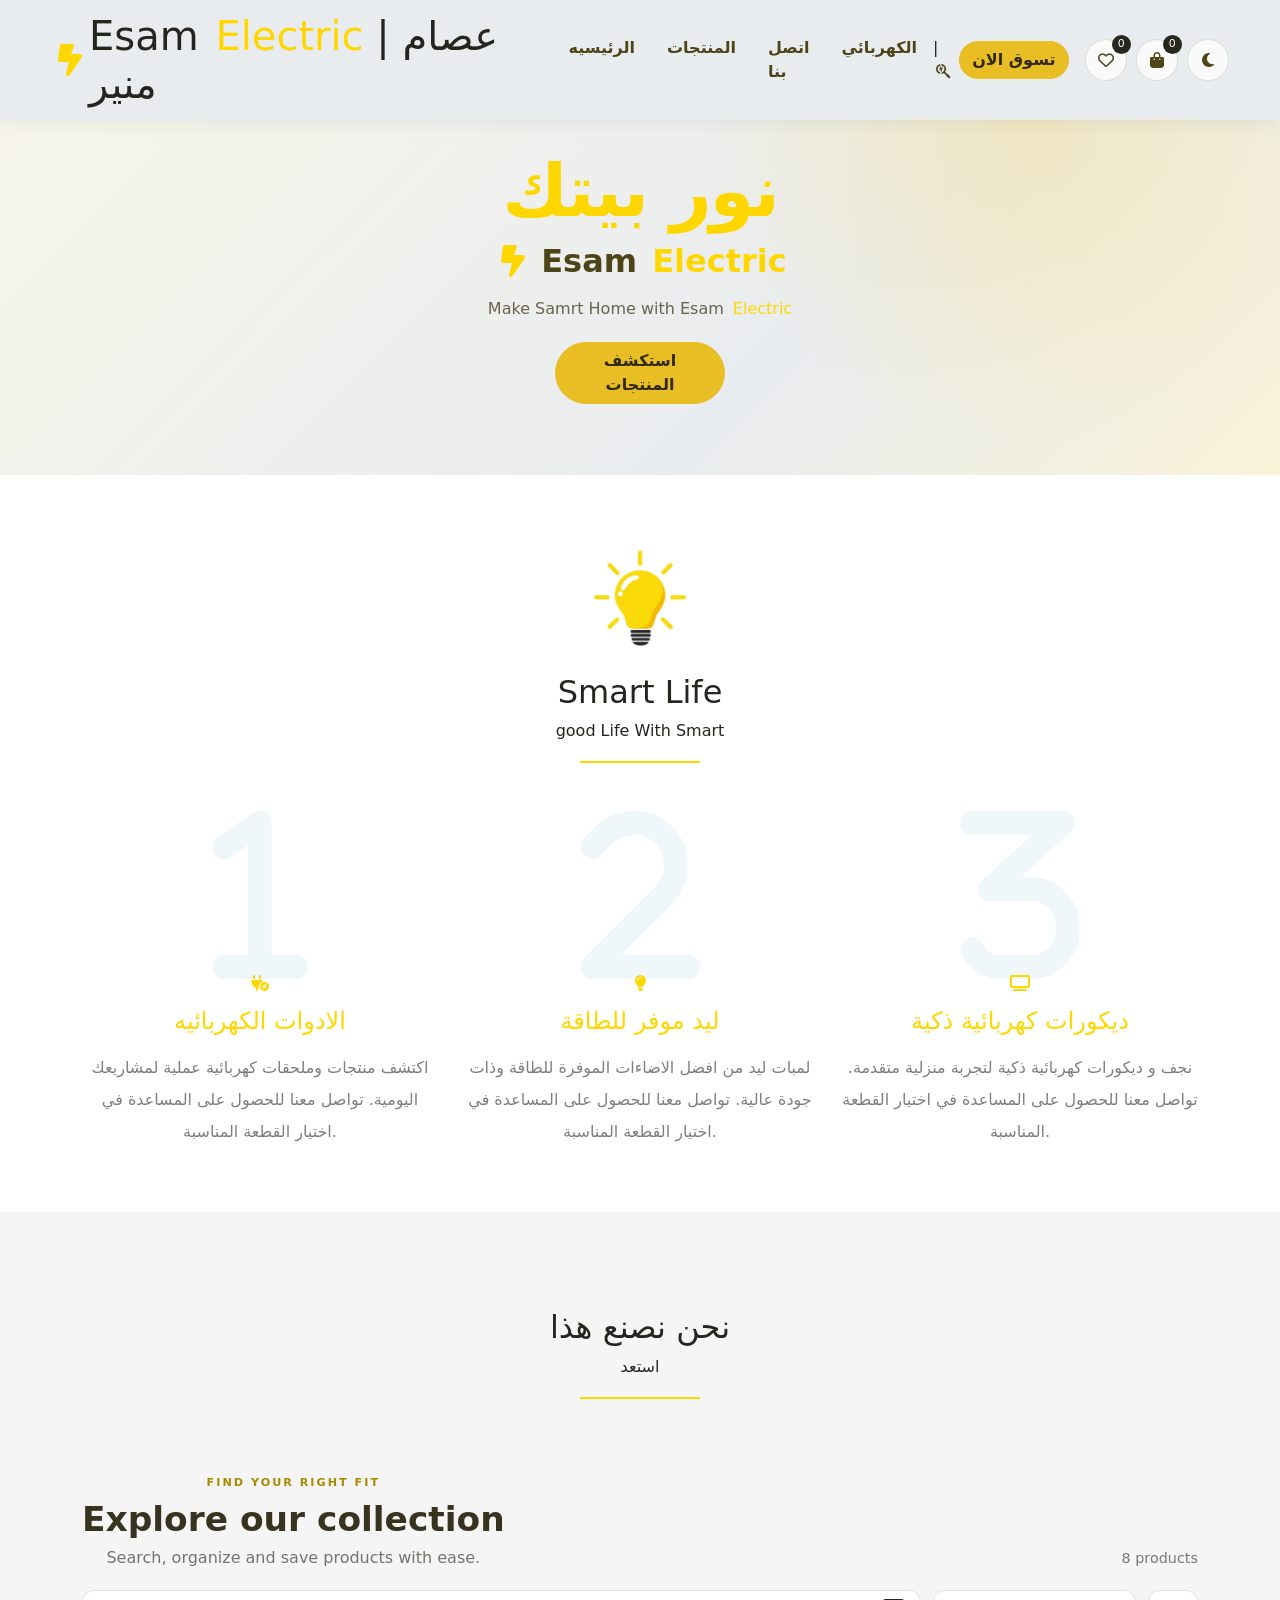
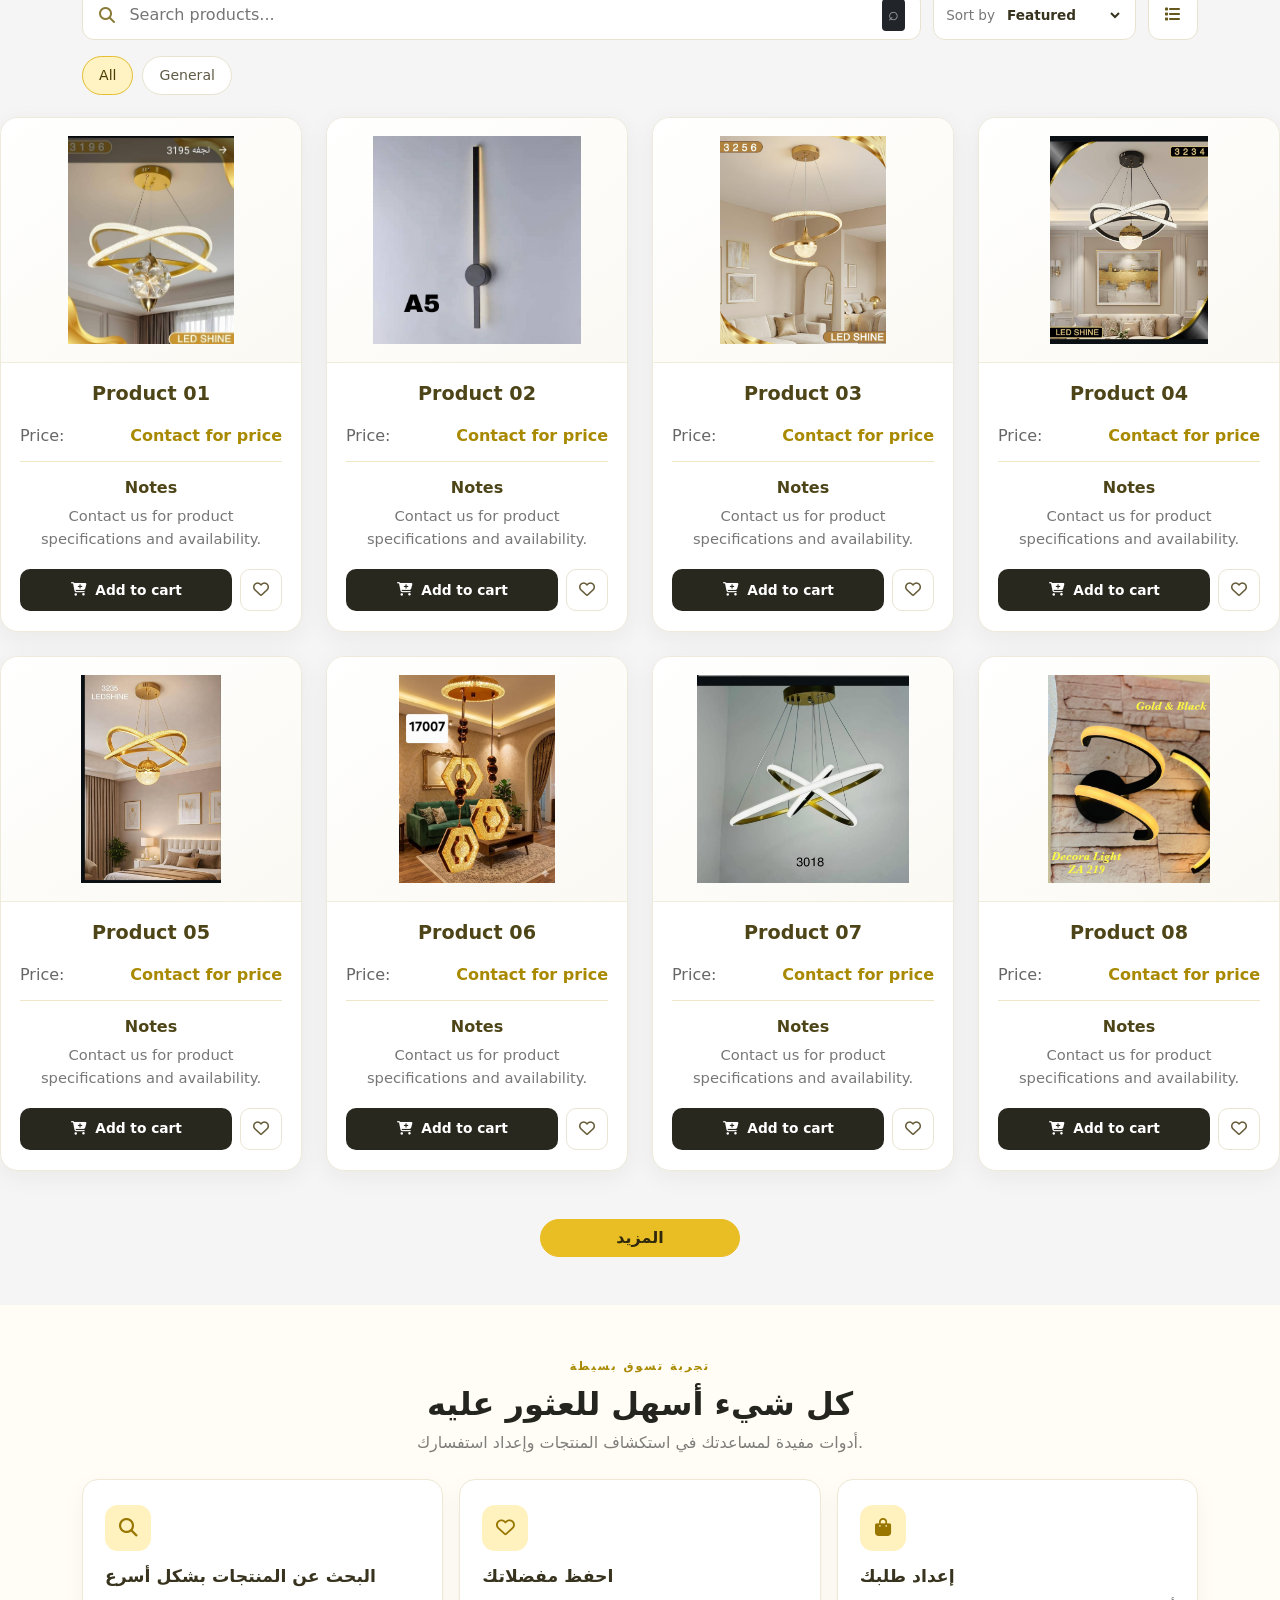
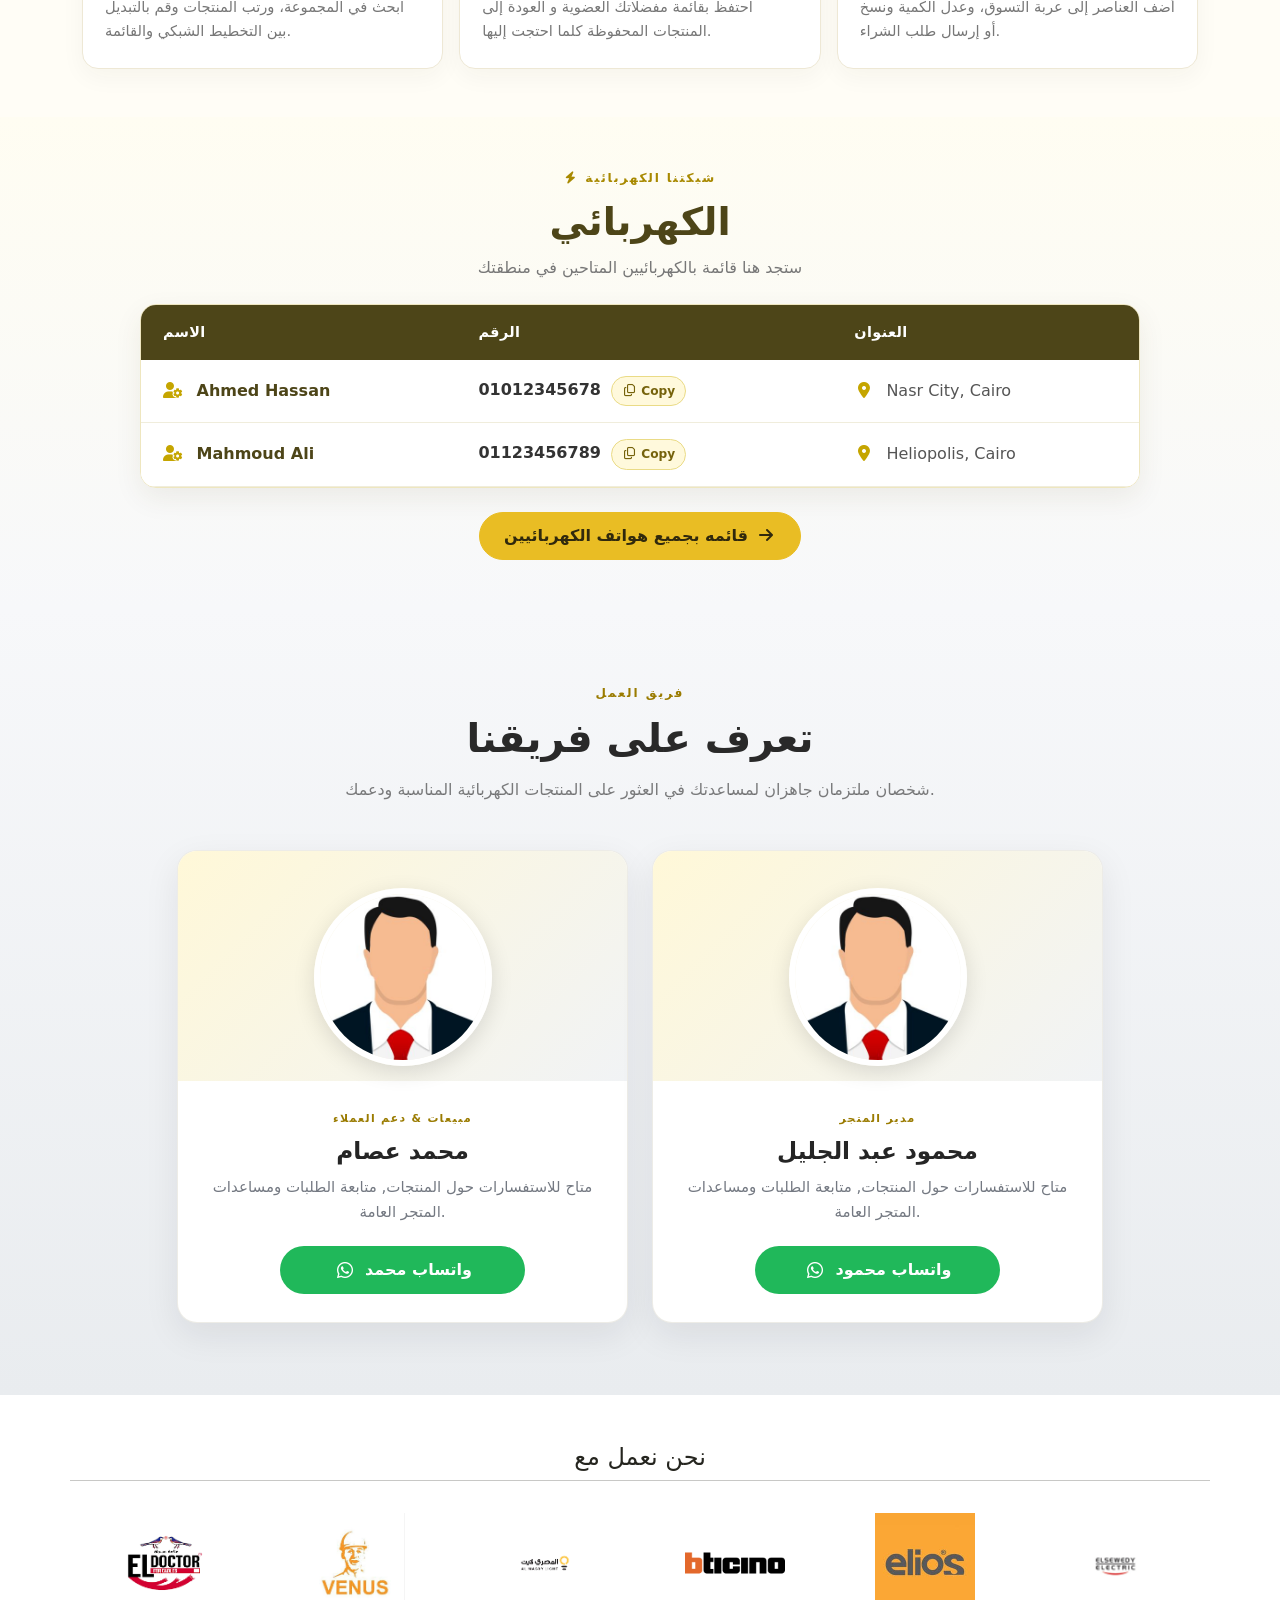
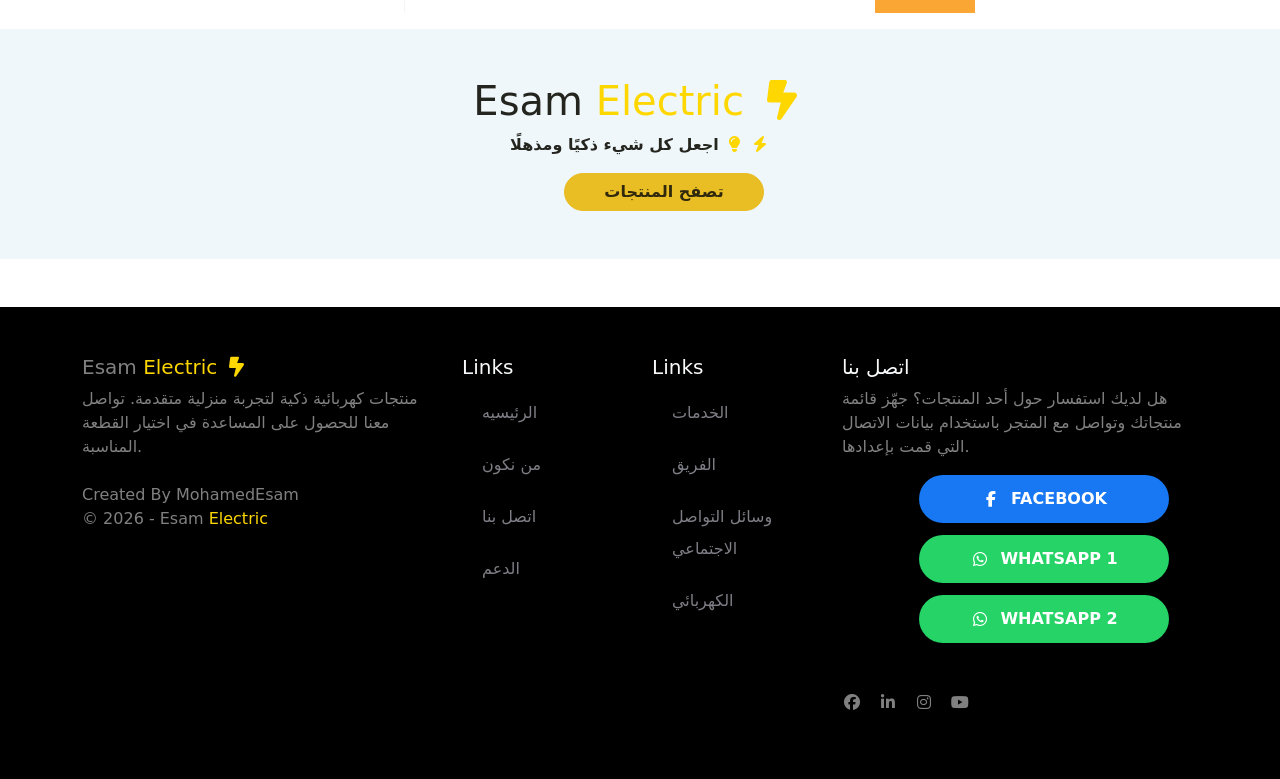
<file: index.html>
<!DOCTYPE html>

<html lang="en">

<head>
  <meta charset="utf-8" />
  <meta content="width=device-width, initial-scale=1.0" name="viewport" />
  <meta content="Esam Electric — explore electrical products, save favourites and prepare product enquiries."
    name="description" />
  <link href="css/all.min.css" rel="stylesheet" />
  <link href="css/bootstrap.css" rel="stylesheet" />
  <link href="css/all.css" rel="stylesheet" />
  <link href="css/style.css" rel="stylesheet" />
  <link href="https://cdnjs.cloudflare.com/ajax/libs/font-awesome/6.5.0/css/all.min.css" rel="stylesheet" />
  <title>Esam Electric</title>
</head>

<body>

  <!-- بداية القسم (section1): القسم الرئيسي أعلى الصفحة: يعرض رسالة ترحيبية وصورة/محتوى تعريفي مع أزرار الانتقال للتسوق. -->
  <section class="section1">

    <nav class="navbar navbar-expand-lg bg-body-secondary fixed-top">

      <div class="container-fluid">
        <i class="power fa-solid fa-bolt-lightning fa-2xl"></i>
        <h1>
          <span class="esam">Esam </span>
          <span class="electric ms-1">Electric</span>
          |
          عصام منير

        </h1>
        <!-- بداية الزر (navbar-toggler --><button aria-controls="navbarSupportedContent" aria-expanded="false"
          aria-label="Toggle navigation" class="navbar-toggler" data-bs-target="#navbarSupportedContent"
          data-bs-toggle="collapse" type="button">
          <span class="navbar-toggler-icon"></span>
        </button><!-- نهاية الزر (navbar-toggler -->

        <div class="collapse navbar-collapse" id="navbarSupportedContent">
          <ul class="navbar-nav ms-auto mb-2 mb-lg-0">
            <li class="nav-item">
              <a class="nav-link p-lg-3" href="#Home">الرئيسيه</a>
            </li>
            <li class="nav-item">
              <a class="nav-link p-lg-3" href="products.html">المنتجات</a>
            </li>
            <li class="nav-item">
              <a class="nav-link p-lg-3" href="#foot">اتصل بنا</a>
            </li>
            <li class="nav-item">
              <a class="nav-link p-lg-3" href="#ElectricalMan">الكهربائي</a>
            </li>
          </ul>

          <div>
            <span>|</span>
            <i class="searchicon fa-brands fa-searchengin"></i>

          </div>
          <!-- START Button: text-uppercase btn main-btn btn-primary rounded-pill --><a
            class="text-uppercase btn main-btn btn-primary rounded-pill" href="products.html"
            style="min-width:110px;">تسوق الان  </a><!-- END Button: text-uppercase btn main-btn btn-primary rounded-pill -->

        </div>

      </div>


    </nav>

    <div class="samartHome d-flex justify-content-center align-items-center bg-body-secondary">

      <div class="text-center mt-5">
        <h2 style="color:gold;">نور بيتك</h2>

        <div class="hero-brand d-flex justify-content-center align-items-center gap-2 mb-2">
          <i class="power fa-solid fa-bolt-lightning fa-2xl"></i>
          <h1 class="mb-0">
            <span class="esam">Esam </span>
            <span class="electric ms-1">Electric</span>
          </h1>

        </div>
        <h6> Make Samrt Home with Esam <span class="electric ms-1">Electric</span></h6>
        <!-- START Button: text-uppercase btn main-btn btn-primary rounded-pill mb-3 --><a
          class="text-uppercase btn main-btn btn-primary rounded-pill mb-3" href="products.html"
          style="width: 170px;">استكشف المنتجات</a><!-- END Button: text-uppercase btn main-btn btn-primary rounded-pill mb-3 -->

      </div>

    </div>


  </section><!-- نهاية القسم (section1) -->

  <div class="section3 text-center mt-5 mb-5">

    <div class="container">

      <div class="main-title mt-5 mb-5 position-relative">

        <img alt=""
          src="img/T Bulb Icon Vector T Bulb Ideas Symbol Illustration, Bulb Icons, Symbol Icons, Electricity Clipart PNG and Vector with Transparent Background for Free Download.jpg"
          style="width: 150px;" />

        <h2>Smart Life </h2>
        <p>good Life With Smart</p>

      </div>

      <div class="row" id="services">

        <div class="col-md-6 col-lg-4">

          <!-- بداية Category card: بطاقة تصنيف: تمثل مجموعة من المنتجات، والضغط عليها يساعد العميل في الوصول إلى النوع المطلوب.): زر الانتقال إلى صفحة المنتجات لبدء التسوق.) -->
          <div class="Category">

            <div class="icon-holder position-relative">
              <i class="fa-solid fa-1 position-absolute bottom-0 number"></i>
              <i class="fa-solid fa-plug-circle-bolt position-absolute bottom-0 icon"></i>

            </div>
            <h4 class="mb-3 mt-3 text-uppercase">
              الادوات الكهربائيه
            </h4>
            <p class="text-black-50 lh-lg">
              اكتشف منتجات وملحقات كهربائية عملية لمشاريعك اليومية.
تواصل معنا للحصول على المساعدة في اختيار القطعة المناسبة.
            </p>

          </div><!-- نهاية Category card -->


        </div>

        <div class="col-md-6 col-lg-4">

          <!-- بداية Category card: بطاقة تصنيف: تمثل مجموعة من المنتجات، والضغط عليها يساعد العميل في الوصول إلى النوع المطلوب. -->
          <div class="Category">

            <div class="icon-holder position-relative">
              <i class="fa-solid fa-2 position-absolute bottom-0 number"></i>
              <i class="fa-solid fa-lightbulb position-absolute bottom-0 icon"></i>

            </div>
            <h4 class="mb-3 mt-3 text-uppercase">
              ليد موفر للطاقة
            </h4>
            <p class="text-black-50 lh-lg">
              لمبات ليد من افضل الاضاءات الموفرة للطاقة وذات جودة عالية. تواصل معنا للحصول على المساعدة في اختيار القطعة المناسبة.
            </p>

          </div><!-- نهاية Category card -->


        </div>

        <div class="col-md-6 col-lg-4">

          <!-- بداية Category card: بطاقة تصنيف: تمثل مجموعة من المنتجات، والضغط عليها يساعد العميل في الوصول إلى النوع المطلوب. -->
          <div class="Category">

            <div class="icon-holder position-relative">
              <i class="fa-solid fa-3 position-absolute bottom-0 number"></i>
              <i class="fa-solid fa-tv position-absolute bottom-0 icon"></i>

            </div>
            <h4 class="mb-3 mt-3 text-uppercase">
              ديكورات كهربائية ذكية
            </h4>
            <p class="text-black-50 lh-lg">
              نجف و ديكورات كهربائية ذكية لتجربة منزلية متقدمة. تواصل معنا للحصول على المساعدة في اختيار القطعة المناسبة.
            </p>

          </div><!-- نهاية Category card -->

        </div>

      </div>

    </div>

  </div>

  <div class="work text-center pt-5 pb-5">

    <div class="contanier">

      <div class="main-title mt-5 mb-5 position-relative">
        <h2>نحن نصنع هذا </h2>
        <p>استعد</p>

      </div>

      <div class="row g-4" id="Home">

        <div class="col-sm-6 col-lg-4 col-xl-3">

          <!-- بداية Product card: بطاقة منتج: تعرض صورة المنتج واسمه وتفاصيله، ومنها يستطيع العميل معاينة المنتج أو تنفيذ الإجراءات المتاحة له. -->
          <article class="product-card h-100">

            <div class="product-image-wrap">

              <img alt="Product 01" class="product-image" loading="lazy"
                src="img/WhatsApp Image 2026-03-24 at 10.27.38 PM.jpeg" />


            </div>

            <div class="product-info">
              <h2 class="product-name mb-0">Product 01</h2>
              <p class="product-price"><span>Price:</span> <strong>Contact for price</strong></p>

              <div class="product-notes">
                <h3>Notes</h3>
                <p>Contact us for product specifications and availability.</p>

              </div>

            </div>

          </article><!-- نهاية Product card -->

        </div>

        <div class="col-sm-6 col-lg-4 col-xl-3">

          <!-- بداية Product card: بطاقة منتج: تعرض صورة المنتج واسمه وتفاصيله، ومنها يستطيع العميل معاينة المنتج أو تنفيذ الإجراءات المتاحة له. -->
          <article class="product-card h-100">

            <div class="product-image-wrap">

              <img alt="Product 02" class="product-image" loading="lazy"
                src="img/WhatsApp Image 2026-03-24 at 10.27.39 PM.jpeg" />


            </div>

            <div class="product-info">
              <h2 class="product-name mb-0">Product 02</h2>
              <p class="product-price"><span>Price:</span> <strong>Contact for price</strong></p>

              <div class="product-notes">
                <h3>Notes</h3>
                <p>Contact us for product specifications and availability.</p>

              </div>

            </div>

          </article><!-- نهاية Product card -->

        </div>

        <div class="col-sm-6 col-lg-4 col-xl-3">

          <!-- بداية Product card: بطاقة منتج: تعرض صورة المنتج واسمه وتفاصيله، ومنها يستطيع العميل معاينة المنتج أو تنفيذ الإجراءات المتاحة له. -->
          <article class="product-card h-100">

            <div class="product-image-wrap">

              <img alt="Product 03" class="product-image" loading="lazy"
                src="img/WhatsApp Image 2026-03-24 at 10.27.43 PM.jpeg" />


            </div>

            <div class="product-info">
              <h2 class="product-name mb-0">Product 03</h2>
              <p class="product-price"><span>Price:</span> <strong>Contact for price</strong></p>

              <div class="product-notes">
                <h3>Notes</h3>
                <p>Contact us for product specifications and availability.</p>

              </div>

            </div>

          </article><!-- نهاية Product card -->

        </div>

        <div class="col-sm-6 col-lg-4 col-xl-3">

          <!-- بداية Product card: بطاقة منتج: تعرض صورة المنتج واسمه وتفاصيله، ومنها يستطيع العميل معاينة المنتج أو تنفيذ الإجراءات المتاحة له. -->
          <article class="product-card h-100">

            <div class="product-image-wrap">

              <img alt="Product 04" class="product-image" loading="lazy"
                src="img/WhatsApp Image 2026-03-24 at 10.27.44 PM (1).jpeg" />


            </div>

            <div class="product-info">
              <h2 class="product-name mb-0">Product 04</h2>
              <p class="product-price"><span>Price:</span> <strong>Contact for price</strong></p>

              <div class="product-notes">
                <h3>Notes</h3>
                <p>Contact us for product specifications and availability.</p>

              </div>

            </div>

          </article><!-- نهاية Product card -->

        </div>

        <div class="col-sm-6 col-lg-4 col-xl-3">

          <!-- بداية Product card: بطاقة منتج: تعرض صورة المنتج واسمه وتفاصيله، ومنها يستطيع العميل معاينة المنتج أو تنفيذ الإجراءات المتاحة له. -->
          <article class="product-card h-100">

            <div class="product-image-wrap">

              <img alt="Product 05" class="product-image" loading="lazy"
                src="img/WhatsApp Image 2026-03-24 at 10.27.44 PM.jpeg" />


            </div>

            <div class="product-info">
              <h2 class="product-name mb-0">Product 05</h2>
              <p class="product-price"><span>Price:</span> <strong>Contact for price</strong></p>

              <div class="product-notes">
                <h3>Notes</h3>
                <p>Contact us for product specifications and availability.</p>

              </div>

            </div>

          </article><!-- نهاية Product card -->

        </div>

        <div class="col-sm-6 col-lg-4 col-xl-3">

          <!-- بداية Product card: بطاقة منتج: تعرض صورة المنتج واسمه وتفاصيله، ومنها يستطيع العميل معاينة المنتج أو تنفيذ الإجراءات المتاحة له. -->
          <article class="product-card h-100">

            <div class="product-image-wrap">

              <img alt="Product 06" class="product-image" loading="lazy"
                src="img/WhatsApp Image 2026-03-24 at 10.27.45 PM.jpeg" />


            </div>

            <div class="product-info">
              <h2 class="product-name mb-0">Product 06</h2>
              <p class="product-price"><span>Price:</span> <strong>Contact for price</strong></p>

              <div class="product-notes">
                <h3>Notes</h3>
                <p>Contact us for product specifications and availability.</p>

              </div>

            </div>

          </article><!-- نهاية Product card -->

        </div>

        <div class="col-sm-6 col-lg-4 col-xl-3">

          <!-- بداية Product card: بطاقة منتج: تعرض صورة المنتج واسمه وتفاصيله، ومنها يستطيع العميل معاينة المنتج أو تنفيذ الإجراءات المتاحة له. -->
          <article class="product-card h-100">

            <div class="product-image-wrap">

              <img alt="Product 07" class="product-image" loading="lazy"
                src="img/WhatsApp Image 2026-03-24 at 10.27.47 PM.jpeg" />


            </div>

            <div class="product-info">
              <h2 class="product-name mb-0">Product 07</h2>
              <p class="product-price"><span>Price:</span> <strong>Contact for price</strong></p>

              <div class="product-notes">
                <h3>Notes</h3>
                <p>Contact us for product specifications and availability.</p>

              </div>

            </div>

          </article><!-- نهاية Product card -->

        </div>

        <div class="col-sm-6 col-lg-4 col-xl-3">

          <!-- بداية Product card: بطاقة منتج: تعرض صورة المنتج واسمه وتفاصيله، ومنها يستطيع العميل معاينة المنتج أو تنفيذ الإجراءات المتاحة له. -->
          <article class="product-card h-100">

            <div class="product-image-wrap">

              <img alt="Product 08" class="product-image" loading="lazy"
                src="img/WhatsApp Image 2026-03-24 at 10.27.49 PM.jpeg" />


            </div>

            <div class="product-info">
              <h2 class="product-name mb-0">Product 08</h2>
              <p class="product-price"><span>Price:</span> <strong>Contact for price</strong></p>

              <div class="product-notes">
                <h3>Notes</h3>
                <p>Contact us for product specifications and availability.</p>

              </div>

            </div>

          </article><!-- نهاية Product card -->

        </div>

      </div>

      <div class="readMore d-flex justify-content-center mt-5">
        <!-- بداية الزر (btn main-btn btn-primary text-uppercase rounded-pill): زر رئيسي للتنقل إلى صفحة المنتجات أو تنفيذ الإجراء الموضح في النص داخله. --><a
          class="btn main-btn btn-primary text-uppercase rounded-pill" href="products.html" id="readMoreBtn"
          style="width: 200px;">
          المزيد
        </a><!-- نهاية الزر (btn main-btn btn-primary text-uppercase rounded-pill -->

      </div>

    </div>

  </div>

  <!-- بداية القسم (ee-benefits-section): قسم مميزات المتجر: يوضح للعميل طرق البحث وحفظ المنتجات وتجهيز طلب الشراء. -->
  <section class="ee-benefits-section py-5">

    <div class="container">

      <div class="text-center mb-4">
        <span class="ee-kicker">تجربة تسوق بسيطة</span>
        <h2 class="fw-bold mt-2">كل شيء أسهل للعثور عليه</h2>
        <p class="text-black-50">أدوات مفيدة لمساعدتك في استكشاف المنتجات وإعداد استفسارك.</p>

      </div>

      <div class="row g-3">

        <div class="col-md-4">
          <!-- بداية Benefit card: بطاقة ميزة: تشرح إحدى الخدمات أو المزايا التي يوفرها المتجر للعميل. -->
          <article class="ee-benefit-card"><i class="fa-solid fa-magnifying-glass"></i>
            <h3>البحث عن المنتجات بشكل أسرع</h3>
            <p>ابحث في المجموعة، ورتب المنتجات وقم بالتبديل بين التخطيط الشبكي والقائمة.</p>
          </article><!-- نهاية Benefit card -->
        </div>

        <div class="col-md-4">
          <!-- بداية Benefit card: بطاقة ميزة: تشرح إحدى الخدمات أو المزايا التي يوفرها المتجر للعميل. -->
          <article class="ee-benefit-card"><i class="fa-regular fa-heart"></i>
            <h3>احفظ مفضلاتك</h3>
            <p>احتفظ بقائمة مفضلاتك العضوية و العودة إلى المنتجات المحفوظة كلما احتجت إليها.</p>
          </article><!-- نهاية Benefit card -->
        </div>

        <div class="col-md-4">
          <!-- بداية Benefit card: بطاقة ميزة: تشرح إحدى الخدمات أو المزايا التي يوفرها المتجر للعميل. -->
          <article class="ee-benefit-card"><i class="fa-solid fa-bag-shopping"></i>
            <h3>إعداد طلبك</h3>
            <p>أضف العناصر إلى عربة التسوق، وعدل الكمية ونسخ أو إرسال طلب الشراء.</p>
          </article><!-- نهاية Benefit card -->
        </div>

      </div>

    </div>

  </section><!-- نهاية القسم (ee-benefits-section) -->

  <!-- بداية القسم (ElectricalMan): قسم دليل الكهربائيين: يعرض بيانات التواصل مع الكهربائيين وروابط الوصول إلى صفحة الطلب. -->
  <section class="electrical-directory-section py-5" id="ElectricalMan">

    <div class="container">

      <div class="directory-heading text-center mb-4">
        <span class="directory-kicker"><i class="fa-solid fa-bolt"></i> شبكتنا الكهربائية</span>
        <h2>الكهربائي</h2>
        <p>ستجد هنا قائمة بالكهربائيين المتاحين في منطقتك</p>

      </div>

      <div class="directory-table-wrap">

        <div class="table-responsive">
          <table class="table electrical-table align-middle mb-0">
            <thead>
              <tr>
                <th scope="col">الاسم</th>
                <th scope="col">الرقم</th>
                <th scope="col">العنوان</th>
              </tr>
            </thead>
            <tbody>
              <tr>
                <td><span class="person-name"><i class="fa-solid fa-user-gear"></i> Ahmed Hassan</span></td>
                <td><span class="phone-value">01012345678</span><!-- بداية الزر (copy-number --><button
                    aria-label="Copy Ahmed Hassan number" class="copy-number" data-copy="01012345678" type="button"><i
                      class="fa-regular fa-copy"></i> Copy</button><!-- END Button: copy-number --></td>
                <td><i class="fa-solid fa-location-dot address-icon"></i> Nasr City, Cairo</td>
              </tr>
              <tr>
                <td><span class="person-name"><i class="fa-solid fa-user-gear"></i> Mahmoud Ali</span></td>
                <td><span class="phone-value">01123456789</span><!-- START Button: copy-number --><button
                    aria-label="Copy Mahmoud Ali number" class="copy-number" data-copy="01123456789" type="button"><i
                      class="fa-regular fa-copy"></i> Copy</button><!-- END Button: copy-number --></td>
                <td><i class="fa-solid fa-location-dot address-icon"></i> Heliopolis, Cairo</td>
              </tr>
            </tbody>
          </table>

        </div>

      </div>

      <div class="text-center mt-4">
        <!-- START Button: btn directory-order-button rounded-pill --><a class="btn directory-order-button rounded-pill"
          href="Electrical Man.html"> قائمه بجميع هواتف الكهربائيين<i
            class="fa-solid fa-arrow-right ms-2"></i></a><!-- END Button: btn directory-order-button rounded-pill -->

      </div>

    </div>

  </section><!-- نهاية القسم (ElectricalMan) -->

  <!-- بداية القسم (Team): قسم فريق العمل: يعرض أعضاء الفريق وبياناتهم وأزرار التواصل المباشر عبر واتساب. -->
  <section class="ourTeam text-center py-5" id="Team">

    <div class="container py-4">
      <span class="team-eyebrow">فريق العمل</span>
      <h2 class="fw-bold mb-3">تعرف على فريقنا</h2>
      <p class="text-black-50 mb-5 team-intro">شخصان ملتزمان جاهزان لمساعدتك في العثور على المنتجات الكهربائية المناسبة ودعمك.</p>

      <div class="row justify-content-center g-4 team-grid">

        <div class="col-12 col-sm-10 col-md-6 col-lg-5">

          <!-- بداية Team member card: بطاقة عضو فريق: تعرض صورة الشخص واسمه ووظيفته ووسيلة التواصل معه. -->
          <article class="team-card h-100">

            <div class="team-photo-wrap">

              <img alt="Ahmed Samir" class="team-photo"
                src="img/Businessman User Avatar Wearing Suit With Red Tie, Avatar, Businessman Avatar, User Avatar PNG and Vector with Transparent Background for Free Download.jpg" />


            </div>

            <div class="team-card-body">
              <span class="team-role">مبيعات &amp; دعم العملاء</span>
              <h3>محمد عصام</h3>
              <p>متاح للاستفسارات حول المنتجات, متابعة الطلبات ومساعدات المتجر العامة.</p>
              <!-- START Button: team-whatsapp-btn): زر تفاعلي ينفذ الإجراء المحدد في الرابط أو حدث JavaScript المرتبط به.) --><a
                class="team-whatsapp-btn" data-team-whatsapp="teamMember1WhatsApp" href="https://wa.me/"
                rel="noopener noreferrer" target="_blank">
                <i aria-hidden="true" class="fa-brands fa-whatsapp"></i> واتساب محمد
              </a><!-- نهاية الزر (team-whatsapp-btn -->

            </div>

          </article><!-- نهاية Team member card -->

        </div>

        <div class="col-12 col-sm-10 col-md-6 col-lg-5">

          <!-- بداية Team member card: بطاقة عضو فريق: تعرض صورة الشخص واسمه ووظيفته ووسيلة التواصل معه. -->
          <article class="team-card h-100">

            <div class="team-photo-wrap">

              <img alt="Omar Khaled" class="team-photo" src="img/Businessman User Avatar Wearing Suit With Red Tie, Avatar, Businessman Avatar, User Avatar PNG and Vector with Transparent Background for Free Download.jpg" />


            </div>

            <div class="team-card-body">
              <span class="team-role">مدير المتجر</span>
              <h3>محمود عبد الجليل</h3>
              <p>متاح للاستفسارات حول المنتجات, متابعة الطلبات ومساعدات المتجر العامة.</p>
              <!-- بداية الزر (team-whatsapp-btn): زر يفتح محادثة واتساب مع عضو الفريق المحدد؛ غيّر رقم العضو في ملف إعدادات المتجر.) --><a
                class="team-whatsapp-btn" data-team-whatsapp="teamMember2WhatsApp" href="https://wa.me/"
                rel="noopener noreferrer" target="_blank">
                <i aria-hidden="true" class="fa-brands fa-whatsapp"></i> واتساب محمود
              </a><!-- نهاية الزر (team-whatsapp-btn -->

            </div>

          </article><!-- نهاية Team member card -->

        </div>

      </div>

    </div>

  </section><!-- نهاية القسم (Team) -->

  <div class="partner pt-5 pb-5 text-center">

    <div class="container">

      <div class="row align-items-center">
        <h4>نحن نعمل مع</h4>
        <hr />

        <div class="col-sm-6 col-md-4 col-lg-2 mt-3 mb-3">

          <img alt="" src="img/images (1).png" style="width: 100px;" />


        </div>

        <div class="col-sm-6 col-md-4 col-lg-2 mt-3 mb-3">

          <img alt="" src="img/images.jpg" style="width: 100px;" />


        </div>

        <div class="col-sm-6 col-md-4 col-lg-2 mt-3 mb-3">

          <img alt="" src="img/images.png" style="width: 100px;" />


        </div>

        <div class="col-sm-6 col-md-4 col-lg-2 mt-3 mb-3">

          <img alt="" src="img/logo-bticino.png" style="width: 100px;" />


        </div>

        <div class="col-sm-6 col-md-4 col-lg-2 mt-3 mb-3">

          <img alt="" src="img/images (1).jpg" style="width: 100px;" />


        </div>

        <div class="col-sm-6 col-md-4 col-lg-2 mt-3 mb-3">

          <img alt="" src="img/a80abf87507955.Y3JvcCwxNzAwLDEzMjksMCw0MzM.jpg" style="width: 100px;" />


        </div>

      </div>

    </div>

    <div class="project pt-5 pb-5 text-center fw-bold">
      <h1>Esam <span>Electric</span>
        <span> <i class="power fa-solid fa-bolt-lightning fa-1x"></i></span>
      </h1>
      <p>اجعل كل شيء ذكيًا ومذهلًا <span style="color: gold;"><i class="fa-solid fa-lightbulb"></i></span> <span
          style="color: gold;"><i class="fa-solid fa-bolt"></i></span></p>
      <!-- بداية الزر (btn main-btn btn-primary text-uppercase rounded-pill ms-5 --><a
        class="btn main-btn btn-primary text-uppercase rounded-pill ms-5" href="products.html"
        style="width: 200px;">تصفح المنتجات</a><!-- END Button: btn main-btn btn-primary text-uppercase rounded-pill ms-5): زر تصفح قائمة المنتجات.) -->

    </div>

  </div>

  <div class="footer pt-5 pb-5 text-white-50 text-center text-md-start" id="foot">

    <div class="container">

      <div class="row">

        <div class="col-md-6 col-lg-4">

          <div class="info">
            <h5>Esam <span style="color: gold;">Electric</span>
              <span> <i class="power fa-solid fa-bolt-lightning fa-1x" style="color: gold;"></i></span>
            </h5>
            <p class="mb-4">
              منتجات كهربائية ذكية لتجربة منزلية متقدمة. تواصل معنا للحصول على المساعدة في اختيار القطعة المناسبة.
            </p>

            <div class="copyright">
              Created By <span>MohamedEsam</span>

              <div>
                © 2026 - <span>Esam <span style="color: gold;">Electric</span></span>

              </div>

            </div>

          </div>

        </div>

        <div class="col-md-6 col-lg-2">

          <div class="links">
            <h5 class="text-light">Links</h5>
            <ul class="list-unstyled lh-lg">
              <ul class="list-unstyled justify-content-center mt-2 mb-5">
                <li><a href="#Home">الرئيسيه</a></li>
                <li><a href="#">من نكون</a></li>
                <li><a href="#">اتصل بنا</a></li>
                <li><a href="#">الدعم</a></li>
              </ul>
            </ul>

          </div>

        </div>

        <div class="col-md-6 col-lg-2">

          <div class="links">
            <h5 class="text-light">Links</h5>
            <ul class="list-unstyled lh-lg">
              <ul class="list-unstyled justify-content-center mt-2 mb-5">
                <li><a href="#services">الخدمات</a></li>
                <li><a href="#Team">الفريق</a></li>
                <li><a href="#">وسائل التواصل الاجتماعي</a></li>
                <li><a href="#ElectricalMan">الكهربائي</a></li>
              </ul>
            </ul>

          </div>

        </div>

        <div class="col-md-6 col-lg-4">

          <div class="contact">
            <h5 class="text-light">
              اتصل بنا
            </h5>
            <p>هل لديك استفسار حول أحد المنتجات؟ جهّز قائمة منتجاتك وتواصل مع المتجر باستخدام بيانات الاتصال التي قمت بإعدادها.</p>

            <div class="footer-social-buttons">
              <a class="footer-social-button facebook-button" href="https://www.facebook.com/YOUR_PAGE_USERNAME"
                rel="noopener noreferrer" target="_blank">
                <i class="fa-brands fa-facebook-f"></i> Facebook
              </a>
              <!-- بداية الزر (footer-social-button whatsapp-button): زر التواصل مع المتجر عبر واتساب من أسفل الصفحة؛ تأكد من وضع رقم المتجر الصحيح. --><a
                class="footer-social-button whatsapp-button" href="https://wa.me/201XXXXXXXXX" rel="noopener noreferrer"
                target="_blank">
                <i class="fa-brands fa-whatsapp"></i> WhatsApp 1
              </a><!-- نهاية الزر (footer-social-button whatsapp-button -->
              <!-- بداية الزر (footer-social-button whatsapp-button): زر التواصل مع المتجر عبر واتساب من أسفل الصفحة؛ تأكد من وضع رقم المتجر الصحيح.) --><a
                class="footer-social-button whatsapp-button" href="https://wa.me/201XXXXXXXXX" rel="noopener noreferrer"
                target="_blank">
                <i class="fa-brands fa-whatsapp"></i> WhatsApp 2
              </a><!-- نهاية الزر (footer-social-button whatsapp-button) -->

            </div>
            <ul class="d-flex mt-5 list-unstyled gap-3">
              <li><i class="fa-brands fa-facebook"></i></li>
              <li><i class="fa-brands fa-linkedin-in"></i></li>
              <li><i class="fa-brands fa-instagram"></i></li>
              <li><i class="fa-brands fa-youtube"></i></li>
            </ul>

          </div>

        </div>

      </div>

    </div>

  </div>
  <script src="js/bootstrap.bundle.js"></script>
  <script src="js/store-config.js"></script>
  <script src="js/script.js"></script>
</body>

</html>
</file>
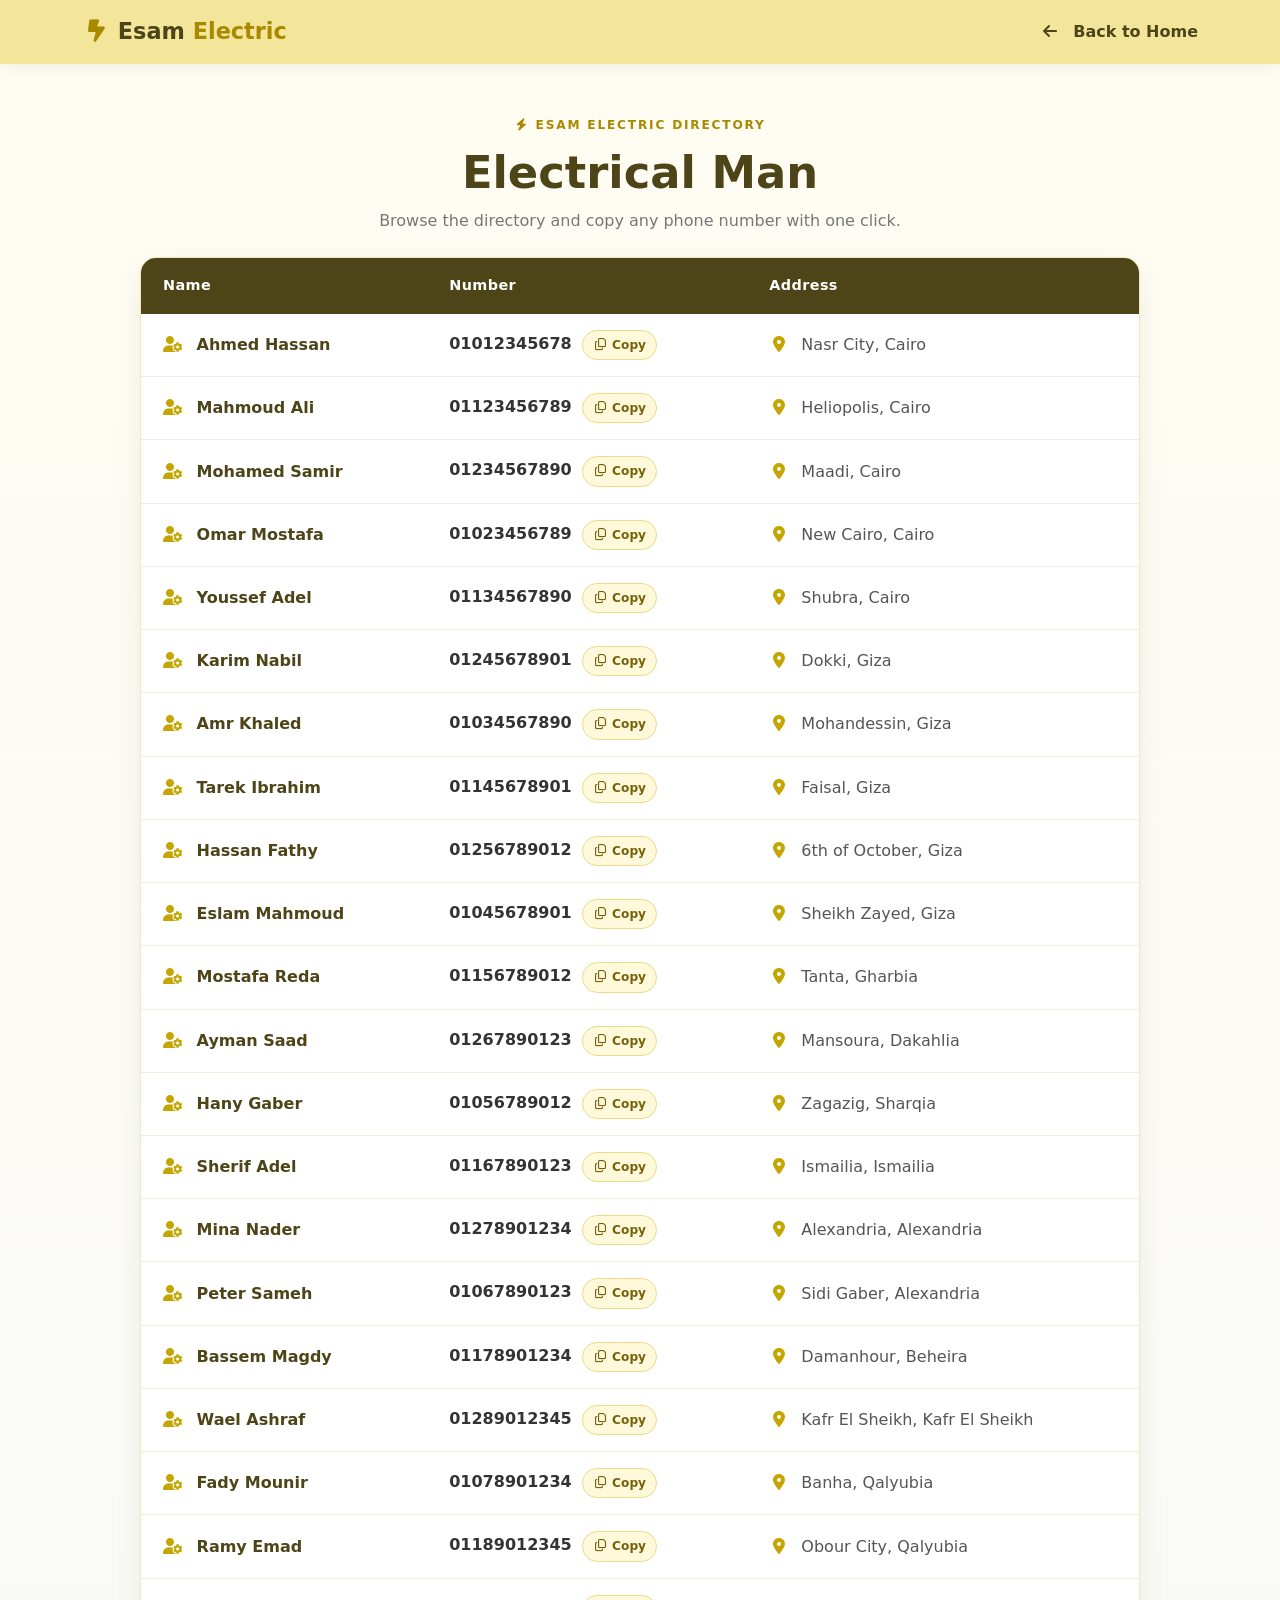
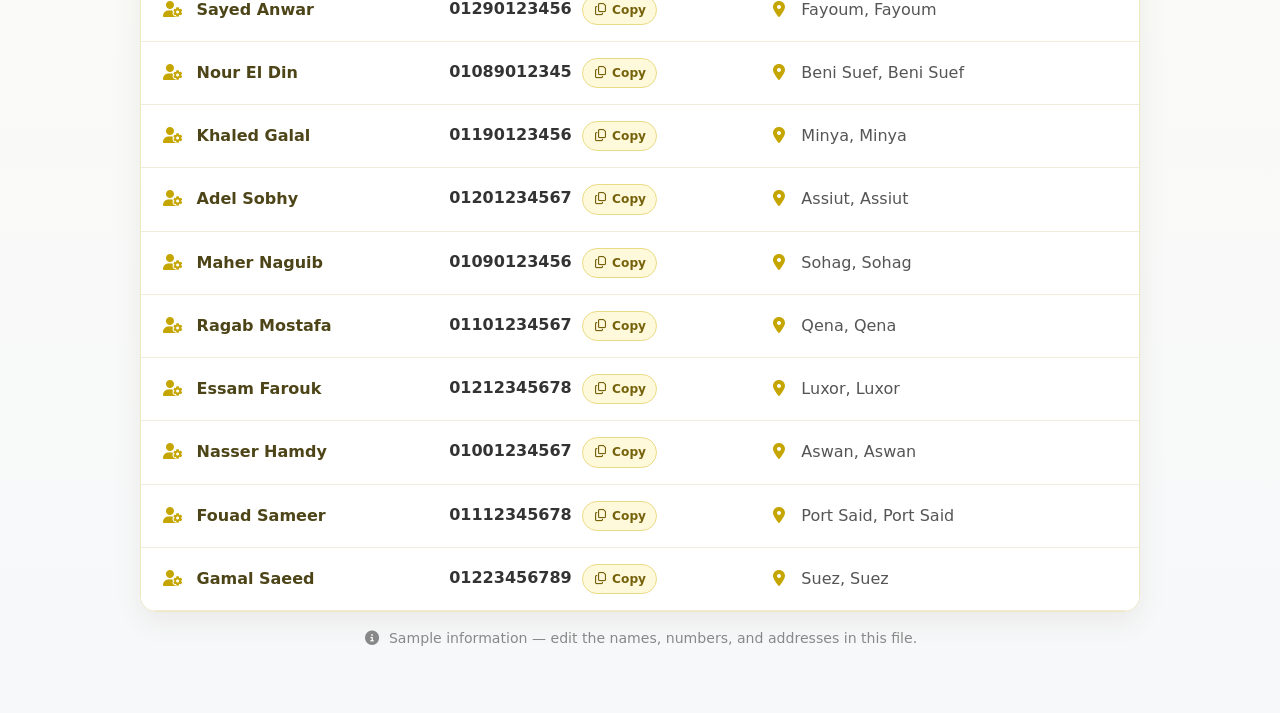
<file: Electrical Man.html>
<!DOCTYPE html>

<html lang="en">
<head>
<meta charset="utf-8"/>
<meta content="width=device-width, initial-scale=1.0" name="viewport"/>
<meta content="Find electrician directory entries and search by name, phone number or area." name="description"/>
<title>Electrical Man | Esam Electric</title>
<link href="css/all.min.css" rel="stylesheet"/>
<link href="css/bootstrap.css" rel="stylesheet"/>
<link href="css/all.css" rel="stylesheet"/>
<link href="css/style.css" rel="stylesheet"/>
<link href="https://cdnjs.cloudflare.com/ajax/libs/font-awesome/6.5.0/css/all.min.css" rel="stylesheet"/>
</head>
<body class="electrical-directory-page">

<nav class="navbar directory-navbar">

<div class="container d-flex justify-content-between align-items-center">
<a class="directory-brand" href="index.html"><i class="fa-solid fa-bolt-lightning"></i> Esam <span>Electric</span></a>
<a class="directory-back-link" href="index.html"><i class="fa-solid fa-arrow-left me-2"></i> Back to Home</a>

</div>

</nav>

<main class="electrical-directory-section py-5">

<div class="container">

<div class="directory-heading text-center mb-4">
<span class="directory-kicker"><i class="fa-solid fa-bolt"></i> ESAM ELECTRIC DIRECTORY</span>
<h1>Electrical Man</h1>
<p>Browse the directory and copy any phone number with one click.</p>

</div>

<div class="directory-table-wrap">

<div class="table-responsive">
<table class="table electrical-table align-middle mb-0">
<thead><tr><th scope="col">Name</th><th scope="col">Number</th><th scope="col">Address</th></tr></thead>
<tbody>
<tr>
<td><span class="person-name"><i class="fa-solid fa-user-gear"></i> Ahmed Hassan</span></td>
<td><span class="phone-value">01012345678</span><!-- بداية الزر (copy-number --><button aria-label="Copy Ahmed Hassan number" class="copy-number" data-copy="01012345678" type="button"><i class="fa-regular fa-copy"></i> Copy</button><!-- نهاية الزر (copy-number --></td>
<td><i class="fa-solid fa-location-dot address-icon"></i> Nasr City, Cairo</td>
</tr>
<tr>
<td><span class="person-name"><i class="fa-solid fa-user-gear"></i> Mahmoud Ali</span></td>
<td><span class="phone-value">01123456789</span><!-- START Button: copy-number --><button aria-label="Copy Mahmoud Ali number" class="copy-number" data-copy="01123456789" type="button"><i class="fa-regular fa-copy"></i> Copy</button><!-- END Button: copy-number --></td>
<td><i class="fa-solid fa-location-dot address-icon"></i> Heliopolis, Cairo</td>
</tr>
<tr>
<td><span class="person-name"><i class="fa-solid fa-user-gear"></i> Mohamed Samir</span></td>
<td><span class="phone-value">01234567890</span><!-- START Button: copy-number --><button aria-label="Copy Mohamed Samir number" class="copy-number" data-copy="01234567890" type="button"><i class="fa-regular fa-copy"></i> Copy</button><!-- END Button: copy-number --></td>
<td><i class="fa-solid fa-location-dot address-icon"></i> Maadi, Cairo</td>
</tr>
<tr>
<td><span class="person-name"><i class="fa-solid fa-user-gear"></i> Omar Mostafa</span></td>
<td><span class="phone-value">01023456789</span><!-- START Button: copy-number --><button aria-label="Copy Omar Mostafa number" class="copy-number" data-copy="01023456789" type="button"><i class="fa-regular fa-copy"></i> Copy</button><!-- END Button: copy-number --></td>
<td><i class="fa-solid fa-location-dot address-icon"></i> New Cairo, Cairo</td>
</tr>
<tr>
<td><span class="person-name"><i class="fa-solid fa-user-gear"></i> Youssef Adel</span></td>
<td><span class="phone-value">01134567890</span><!-- START Button: copy-number --><button aria-label="Copy Youssef Adel number" class="copy-number" data-copy="01134567890" type="button"><i class="fa-regular fa-copy"></i> Copy</button><!-- END Button: copy-number --></td>
<td><i class="fa-solid fa-location-dot address-icon"></i> Shubra, Cairo</td>
</tr>
<tr>
<td><span class="person-name"><i class="fa-solid fa-user-gear"></i> Karim Nabil</span></td>
<td><span class="phone-value">01245678901</span><!-- START Button: copy-number --><button aria-label="Copy Karim Nabil number" class="copy-number" data-copy="01245678901" type="button"><i class="fa-regular fa-copy"></i> Copy</button><!-- END Button: copy-number --></td>
<td><i class="fa-solid fa-location-dot address-icon"></i> Dokki, Giza</td>
</tr>
<tr>
<td><span class="person-name"><i class="fa-solid fa-user-gear"></i> Amr Khaled</span></td>
<td><span class="phone-value">01034567890</span><!-- START Button: copy-number --><button aria-label="Copy Amr Khaled number" class="copy-number" data-copy="01034567890" type="button"><i class="fa-regular fa-copy"></i> Copy</button><!-- END Button: copy-number --></td>
<td><i class="fa-solid fa-location-dot address-icon"></i> Mohandessin, Giza</td>
</tr>
<tr>
<td><span class="person-name"><i class="fa-solid fa-user-gear"></i> Tarek Ibrahim</span></td>
<td><span class="phone-value">01145678901</span><!-- START Button: copy-number --><button aria-label="Copy Tarek Ibrahim number" class="copy-number" data-copy="01145678901" type="button"><i class="fa-regular fa-copy"></i> Copy</button><!-- END Button: copy-number --></td>
<td><i class="fa-solid fa-location-dot address-icon"></i> Faisal, Giza</td>
</tr>
<tr>
<td><span class="person-name"><i class="fa-solid fa-user-gear"></i> Hassan Fathy</span></td>
<td><span class="phone-value">01256789012</span><!-- START Button: copy-number --><button aria-label="Copy Hassan Fathy number" class="copy-number" data-copy="01256789012" type="button"><i class="fa-regular fa-copy"></i> Copy</button><!-- END Button: copy-number --></td>
<td><i class="fa-solid fa-location-dot address-icon"></i> 6th of October, Giza</td>
</tr>
<tr>
<td><span class="person-name"><i class="fa-solid fa-user-gear"></i> Eslam Mahmoud</span></td>
<td><span class="phone-value">01045678901</span><!-- START Button: copy-number --><button aria-label="Copy Eslam Mahmoud number" class="copy-number" data-copy="01045678901" type="button"><i class="fa-regular fa-copy"></i> Copy</button><!-- END Button: copy-number --></td>
<td><i class="fa-solid fa-location-dot address-icon"></i> Sheikh Zayed, Giza</td>
</tr>
<tr>
<td><span class="person-name"><i class="fa-solid fa-user-gear"></i> Mostafa Reda</span></td>
<td><span class="phone-value">01156789012</span><!-- START Button: copy-number --><button aria-label="Copy Mostafa Reda number" class="copy-number" data-copy="01156789012" type="button"><i class="fa-regular fa-copy"></i> Copy</button><!-- END Button: copy-number --></td>
<td><i class="fa-solid fa-location-dot address-icon"></i> Tanta, Gharbia</td>
</tr>
<tr>
<td><span class="person-name"><i class="fa-solid fa-user-gear"></i> Ayman Saad</span></td>
<td><span class="phone-value">01267890123</span><!-- START Button: copy-number --><button aria-label="Copy Ayman Saad number" class="copy-number" data-copy="01267890123" type="button"><i class="fa-regular fa-copy"></i> Copy</button><!-- END Button: copy-number --></td>
<td><i class="fa-solid fa-location-dot address-icon"></i> Mansoura, Dakahlia</td>
</tr>
<tr>
<td><span class="person-name"><i class="fa-solid fa-user-gear"></i> Hany Gaber</span></td>
<td><span class="phone-value">01056789012</span><!-- START Button: copy-number --><button aria-label="Copy Hany Gaber number" class="copy-number" data-copy="01056789012" type="button"><i class="fa-regular fa-copy"></i> Copy</button><!-- END Button: copy-number --></td>
<td><i class="fa-solid fa-location-dot address-icon"></i> Zagazig, Sharqia</td>
</tr>
<tr>
<td><span class="person-name"><i class="fa-solid fa-user-gear"></i> Sherif Adel</span></td>
<td><span class="phone-value">01167890123</span><!-- START Button: copy-number --><button aria-label="Copy Sherif Adel number" class="copy-number" data-copy="01167890123" type="button"><i class="fa-regular fa-copy"></i> Copy</button><!-- END Button: copy-number --></td>
<td><i class="fa-solid fa-location-dot address-icon"></i> Ismailia, Ismailia</td>
</tr>
<tr>
<td><span class="person-name"><i class="fa-solid fa-user-gear"></i> Mina Nader</span></td>
<td><span class="phone-value">01278901234</span><!-- START Button: copy-number --><button aria-label="Copy Mina Nader number" class="copy-number" data-copy="01278901234" type="button"><i class="fa-regular fa-copy"></i> Copy</button><!-- END Button: copy-number --></td>
<td><i class="fa-solid fa-location-dot address-icon"></i> Alexandria, Alexandria</td>
</tr>
<tr>
<td><span class="person-name"><i class="fa-solid fa-user-gear"></i> Peter Sameh</span></td>
<td><span class="phone-value">01067890123</span><!-- START Button: copy-number --><button aria-label="Copy Peter Sameh number" class="copy-number" data-copy="01067890123" type="button"><i class="fa-regular fa-copy"></i> Copy</button><!-- END Button: copy-number --></td>
<td><i class="fa-solid fa-location-dot address-icon"></i> Sidi Gaber, Alexandria</td>
</tr>
<tr>
<td><span class="person-name"><i class="fa-solid fa-user-gear"></i> Bassem Magdy</span></td>
<td><span class="phone-value">01178901234</span><!-- START Button: copy-number --><button aria-label="Copy Bassem Magdy number" class="copy-number" data-copy="01178901234" type="button"><i class="fa-regular fa-copy"></i> Copy</button><!-- END Button: copy-number --></td>
<td><i class="fa-solid fa-location-dot address-icon"></i> Damanhour, Beheira</td>
</tr>
<tr>
<td><span class="person-name"><i class="fa-solid fa-user-gear"></i> Wael Ashraf</span></td>
<td><span class="phone-value">01289012345</span><!-- START Button: copy-number --><button aria-label="Copy Wael Ashraf number" class="copy-number" data-copy="01289012345" type="button"><i class="fa-regular fa-copy"></i> Copy</button><!-- END Button: copy-number --></td>
<td><i class="fa-solid fa-location-dot address-icon"></i> Kafr El Sheikh, Kafr El Sheikh</td>
</tr>
<tr>
<td><span class="person-name"><i class="fa-solid fa-user-gear"></i> Fady Mounir</span></td>
<td><span class="phone-value">01078901234</span><!-- START Button: copy-number --><button aria-label="Copy Fady Mounir number" class="copy-number" data-copy="01078901234" type="button"><i class="fa-regular fa-copy"></i> Copy</button><!-- END Button: copy-number --></td>
<td><i class="fa-solid fa-location-dot address-icon"></i> Banha, Qalyubia</td>
</tr>
<tr>
<td><span class="person-name"><i class="fa-solid fa-user-gear"></i> Ramy Emad</span></td>
<td><span class="phone-value">01189012345</span><!-- START Button: copy-number --><button aria-label="Copy Ramy Emad number" class="copy-number" data-copy="01189012345" type="button"><i class="fa-regular fa-copy"></i> Copy</button><!-- END Button: copy-number --></td>
<td><i class="fa-solid fa-location-dot address-icon"></i> Obour City, Qalyubia</td>
</tr>
<tr>
<td><span class="person-name"><i class="fa-solid fa-user-gear"></i> Sayed Anwar</span></td>
<td><span class="phone-value">01290123456</span><!-- START Button: copy-number --><button aria-label="Copy Sayed Anwar number" class="copy-number" data-copy="01290123456" type="button"><i class="fa-regular fa-copy"></i> Copy</button><!-- END Button: copy-number --></td>
<td><i class="fa-solid fa-location-dot address-icon"></i> Fayoum, Fayoum</td>
</tr>
<tr>
<td><span class="person-name"><i class="fa-solid fa-user-gear"></i> Nour El Din</span></td>
<td><span class="phone-value">01089012345</span><!-- START Button: copy-number --><button aria-label="Copy Nour El Din number" class="copy-number" data-copy="01089012345" type="button"><i class="fa-regular fa-copy"></i> Copy</button><!-- END Button: copy-number --></td>
<td><i class="fa-solid fa-location-dot address-icon"></i> Beni Suef, Beni Suef</td>
</tr>
<tr>
<td><span class="person-name"><i class="fa-solid fa-user-gear"></i> Khaled Galal</span></td>
<td><span class="phone-value">01190123456</span><!-- START Button: copy-number --><button aria-label="Copy Khaled Galal number" class="copy-number" data-copy="01190123456" type="button"><i class="fa-regular fa-copy"></i> Copy</button><!-- END Button: copy-number --></td>
<td><i class="fa-solid fa-location-dot address-icon"></i> Minya, Minya</td>
</tr>
<tr>
<td><span class="person-name"><i class="fa-solid fa-user-gear"></i> Adel Sobhy</span></td>
<td><span class="phone-value">01201234567</span><!-- START Button: copy-number --><button aria-label="Copy Adel Sobhy number" class="copy-number" data-copy="01201234567" type="button"><i class="fa-regular fa-copy"></i> Copy</button><!-- END Button: copy-number --></td>
<td><i class="fa-solid fa-location-dot address-icon"></i> Assiut, Assiut</td>
</tr>
<tr>
<td><span class="person-name"><i class="fa-solid fa-user-gear"></i> Maher Naguib</span></td>
<td><span class="phone-value">01090123456</span><!-- START Button: copy-number --><button aria-label="Copy Maher Naguib number" class="copy-number" data-copy="01090123456" type="button"><i class="fa-regular fa-copy"></i> Copy</button><!-- END Button: copy-number --></td>
<td><i class="fa-solid fa-location-dot address-icon"></i> Sohag, Sohag</td>
</tr>
<tr>
<td><span class="person-name"><i class="fa-solid fa-user-gear"></i> Ragab Mostafa</span></td>
<td><span class="phone-value">01101234567</span><!-- START Button: copy-number --><button aria-label="Copy Ragab Mostafa number" class="copy-number" data-copy="01101234567" type="button"><i class="fa-regular fa-copy"></i> Copy</button><!-- END Button: copy-number --></td>
<td><i class="fa-solid fa-location-dot address-icon"></i> Qena, Qena</td>
</tr>
<tr>
<td><span class="person-name"><i class="fa-solid fa-user-gear"></i> Essam Farouk</span></td>
<td><span class="phone-value">01212345678</span><!-- START Button: copy-number --><button aria-label="Copy Essam Farouk number" class="copy-number" data-copy="01212345678" type="button"><i class="fa-regular fa-copy"></i> Copy</button><!-- END Button: copy-number --></td>
<td><i class="fa-solid fa-location-dot address-icon"></i> Luxor, Luxor</td>
</tr>
<tr>
<td><span class="person-name"><i class="fa-solid fa-user-gear"></i> Nasser Hamdy</span></td>
<td><span class="phone-value">01001234567</span><!-- START Button: copy-number --><button aria-label="Copy Nasser Hamdy number" class="copy-number" data-copy="01001234567" type="button"><i class="fa-regular fa-copy"></i> Copy</button><!-- END Button: copy-number --></td>
<td><i class="fa-solid fa-location-dot address-icon"></i> Aswan, Aswan</td>
</tr>
<tr>
<td><span class="person-name"><i class="fa-solid fa-user-gear"></i> Fouad Sameer</span></td>
<td><span class="phone-value">01112345678</span><!-- START Button: copy-number --><button aria-label="Copy Fouad Sameer number" class="copy-number" data-copy="01112345678" type="button"><i class="fa-regular fa-copy"></i> Copy</button><!-- END Button: copy-number --></td>
<td><i class="fa-solid fa-location-dot address-icon"></i> Port Said, Port Said</td>
</tr>
<tr>
<td><span class="person-name"><i class="fa-solid fa-user-gear"></i> Gamal Saeed</span></td>
<td><span class="phone-value">01223456789</span><!-- START Button: copy-number --><button aria-label="Copy Gamal Saeed number" class="copy-number" data-copy="01223456789" type="button"><i class="fa-regular fa-copy"></i> Copy</button><!-- END Button: copy-number): زر تفاعلي ينفذ الإجراء المحدد في الرابط أو حدث JavaScript المرتبط به.) --></td>
<td><i class="fa-solid fa-location-dot address-icon"></i> Suez, Suez</td>
</tr>
</tbody>
</table>

</div>

</div>
<p class="directory-note text-center mt-3"><i class="fa-solid fa-circle-info me-1"></i> Sample information — edit the names, numbers, and addresses in this file.</p>

</div>

</main>
<script src="js/bootstrap.bundle.js"></script>
<script src="js/store-config.js"></script>
<script src="js/script.js"></script>
</body>
</html>
</file>
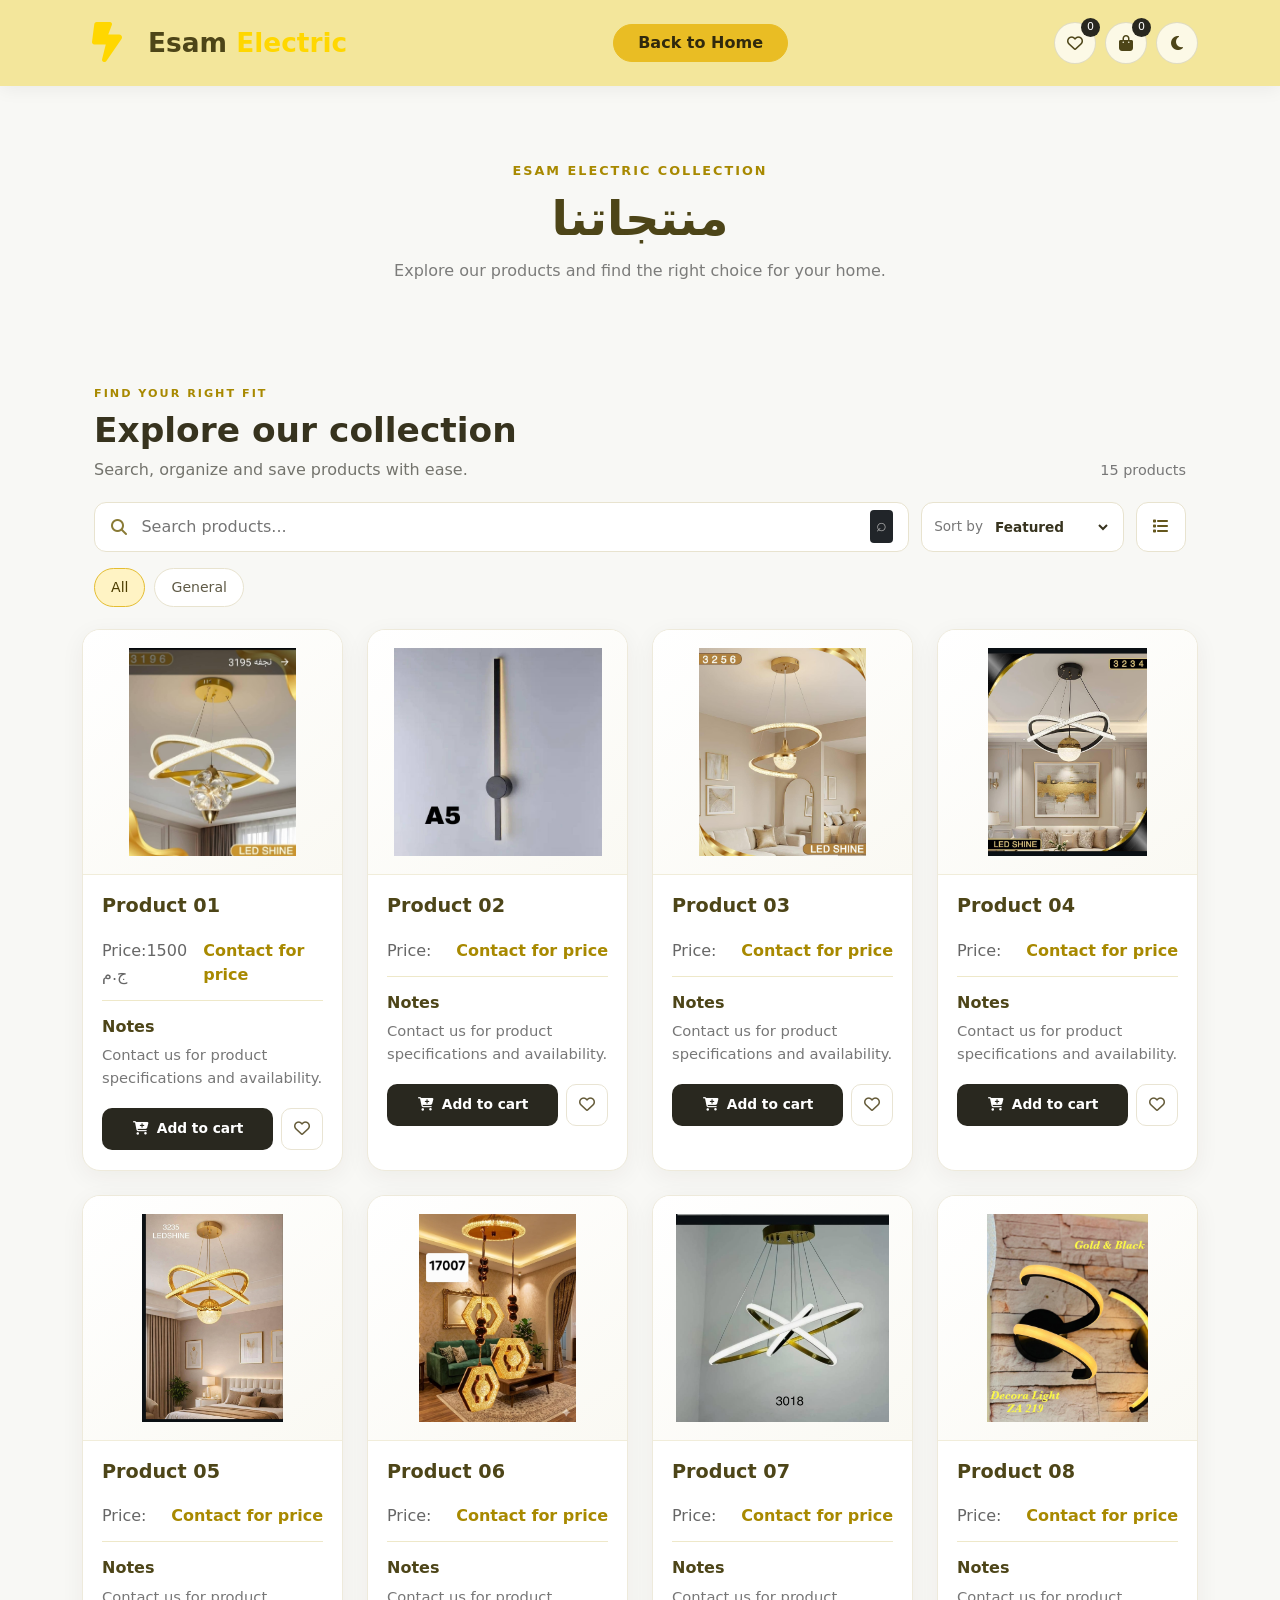
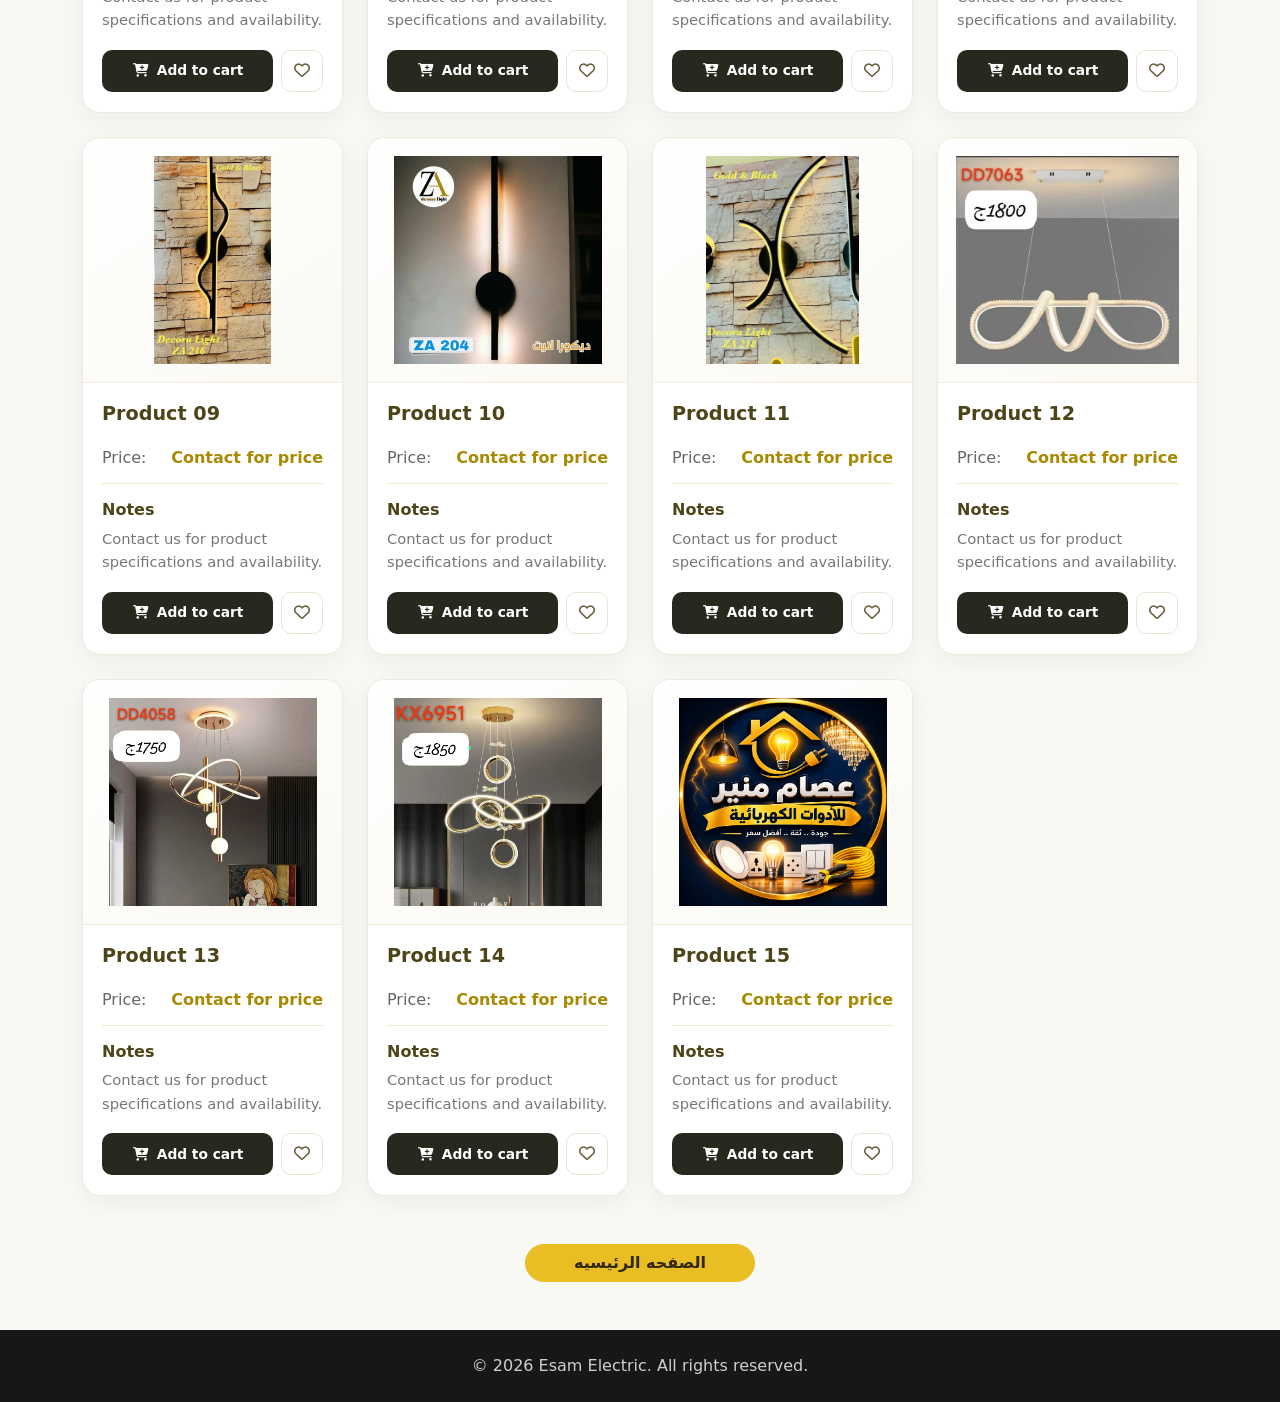
<file: products.html>
<!DOCTYPE html>

<html lang="en">

<head>
    <meta charset="utf-8" />
    <meta content="width=device-width, initial-scale=1.0" name="viewport" />
    <meta content="Browse the Esam Electric product collection. Search, sort, save and prepare an order enquiry."
        name="description" />
    <title>منتجاتنا | Esam Electric</title>
    <link href="css/all.min.css" rel="stylesheet" />
    <link href="css/bootstrap.css" rel="stylesheet" />
    <link href="css/all.css" rel="stylesheet" />
    <link href="css/style.css" rel="stylesheet" />
    <link href="https://cdnjs.cloudflare.com/ajax/libs/font-awesome/6.5.0/css/all.min.css" rel="stylesheet" />
</head>

<body class="products-page">

    <nav class="navbar navbar-expand-lg">

        <div class="container">
            <a class="navbar-brand d-flex align-items-center" href="index.html">
                <i class="power fa-solid fa-bolt-lightning fa-2xl me-3"></i>
                <span class="brand-name">Esam <span class="electric">Electric</span></span>
            </a>
            <!-- بداية الزر (btn main-btn rounded-pill px-4 --><a class="btn main-btn rounded-pill px-4"
                href="index.html">Back to Home</a><!-- نهاية الزر (btn main-btn rounded-pill px-4 -->

        </div>

    </nav>

    <header class="products-header text-center">

        <div class="container">
            <p class="products-eyebrow">ESAM ELECTRIC COLLECTION</p>
            <h1>منتجاتنا</h1>
            <p class="text-black-50 mb-0">Explore our products and find the right choice for your home.</p>

        </div>

    </header>

    <main class="container pb-5">

        <div class="row g-4">

            <div class="col-sm-6 col-lg-4 col-xl-3">

                <!-- بداية Product card: بطاقة منتج: تعرض صورة المنتج واسمه وتفاصيله، ومنها يستطيع العميل معاينة المنتج أو تنفيذ الإجراءات المتاحة له. -->
                <article class="product-card h-100">

                    <div class="product-image-wrap">

                        <img alt="Product 01" class="product-image" loading="lazy"
                            src="img/WhatsApp Image 2026-03-24 at 10.27.38 PM.jpeg" />


                    </div>

                    <div class="product-info">
                        <h2 class="product-name">Product 01</h2>
                        <p class="product-price"><span>Price:1500 ج.م</span> <strong>Contact for price</strong></p>

                        <div class="product-notes">
                            <h3>Notes</h3>
                            <p>Contact us for product specifications and availability.</p>

                        </div>

                    </div>

                </article><!-- نهاية Product card -->

            </div>

            <div class="col-sm-6 col-lg-4 col-xl-3">

                <!-- بداية Product card: بطاقة منتج: تعرض صورة المنتج واسمه وتفاصيله، ومنها يستطيع العميل معاينة المنتج أو تنفيذ الإجراءات المتاحة له. -->
                <article class="product-card h-100">

                    <div class="product-image-wrap">

                        <img alt="Product 02" class="product-image" loading="lazy"
                            src="img/WhatsApp Image 2026-03-24 at 10.27.39 PM.jpeg" />


                    </div>

                    <div class="product-info">
                        <h2 class="product-name">Product 02</h2>
                        <p class="product-price"><span>Price:</span> <strong>Contact for price</strong></p>

                        <div class="product-notes">
                            <h3>Notes</h3>
                            <p>Contact us for product specifications and availability.</p>

                        </div>

                    </div>

                </article><!-- نهاية Product card -->

            </div>

            <div class="col-sm-6 col-lg-4 col-xl-3">

                <!-- بداية Product card: بطاقة منتج: تعرض صورة المنتج واسمه وتفاصيله، ومنها يستطيع العميل معاينة المنتج أو تنفيذ الإجراءات المتاحة له. -->
                <article class="product-card h-100">

                    <div class="product-image-wrap">

                        <img alt="Product 03" class="product-image" loading="lazy"
                            src="img/WhatsApp Image 2026-03-24 at 10.27.43 PM.jpeg" />


                    </div>

                    <div class="product-info">
                        <h2 class="product-name">Product 03</h2>
                        <p class="product-price"><span>Price:</span> <strong>Contact for price</strong></p>

                        <div class="product-notes">
                            <h3>Notes</h3>
                            <p>Contact us for product specifications and availability.</p>

                        </div>

                    </div>

                </article><!-- نهاية Product card -->

            </div>

            <div class="col-sm-6 col-lg-4 col-xl-3">

                <!-- بداية Product card: بطاقة منتج: تعرض صورة المنتج واسمه وتفاصيله، ومنها يستطيع العميل معاينة المنتج أو تنفيذ الإجراءات المتاحة له. -->
                <article class="product-card h-100">

                    <div class="product-image-wrap">

                        <img alt="Product 04" class="product-image" loading="lazy"
                            src="img/WhatsApp Image 2026-03-24 at 10.27.44 PM (1).jpeg" />


                    </div>

                    <div class="product-info">
                        <h2 class="product-name">Product 04</h2>
                        <p class="product-price"><span>Price:</span> <strong>Contact for price</strong></p>

                        <div class="product-notes">
                            <h3>Notes</h3>
                            <p>Contact us for product specifications and availability.</p>

                        </div>

                    </div>

                </article><!-- نهاية Product card -->

            </div>

            <div class="col-sm-6 col-lg-4 col-xl-3">

                <!-- بداية Product card: بطاقة منتج: تعرض صورة المنتج واسمه وتفاصيله، ومنها يستطيع العميل معاينة المنتج أو تنفيذ الإجراءات المتاحة له. -->
                <article class="product-card h-100">

                    <div class="product-image-wrap">

                        <img alt="Product 05" class="product-image" loading="lazy"
                            src="img/WhatsApp Image 2026-03-24 at 10.27.44 PM.jpeg" />


                    </div>

                    <div class="product-info">
                        <h2 class="product-name">Product 05</h2>
                        <p class="product-price"><span>Price:</span> <strong>Contact for price</strong></p>

                        <div class="product-notes">
                            <h3>Notes</h3>
                            <p>Contact us for product specifications and availability.</p>

                        </div>

                    </div>

                </article><!-- نهاية Product card -->

            </div>

            <div class="col-sm-6 col-lg-4 col-xl-3">

                <!-- بداية Product card: بطاقة منتج: تعرض صورة المنتج واسمه وتفاصيله، ومنها يستطيع العميل معاينة المنتج أو تنفيذ الإجراءات المتاحة له. -->
                <article class="product-card h-100">

                    <div class="product-image-wrap">

                        <img alt="Product 06" class="product-image" loading="lazy"
                            src="img/WhatsApp Image 2026-03-24 at 10.27.45 PM.jpeg" />


                    </div>

                    <div class="product-info">
                        <h2 class="product-name">Product 06</h2>
                        <p class="product-price"><span>Price:</span> <strong>Contact for price</strong></p>

                        <div class="product-notes">
                            <h3>Notes</h3>
                            <p>Contact us for product specifications and availability.</p>

                        </div>

                    </div>

                </article><!-- نهاية Product card -->

            </div>

            <div class="col-sm-6 col-lg-4 col-xl-3">

                <!-- بداية Product card: بطاقة منتج: تعرض صورة المنتج واسمه وتفاصيله، ومنها يستطيع العميل معاينة المنتج أو تنفيذ الإجراءات المتاحة له. -->
                <article class="product-card h-100">

                    <div class="product-image-wrap">

                        <img alt="Product 07" class="product-image" loading="lazy"
                            src="img/WhatsApp Image 2026-03-24 at 10.27.47 PM.jpeg" />


                    </div>

                    <div class="product-info">
                        <h2 class="product-name">Product 07</h2>
                        <p class="product-price"><span>Price:</span> <strong>Contact for price</strong></p>

                        <div class="product-notes">
                            <h3>Notes</h3>
                            <p>Contact us for product specifications and availability.</p>

                        </div>

                    </div>

                </article><!-- نهاية Product card -->

            </div>

            <div class="col-sm-6 col-lg-4 col-xl-3">

                <!-- بداية Product card: بطاقة منتج: تعرض صورة المنتج واسمه وتفاصيله، ومنها يستطيع العميل معاينة المنتج أو تنفيذ الإجراءات المتاحة له. -->
                <article class="product-card h-100">

                    <div class="product-image-wrap">

                        <img alt="Product 08" class="product-image" loading="lazy"
                            src="img/WhatsApp Image 2026-03-24 at 10.27.49 PM.jpeg" />


                    </div>

                    <div class="product-info">
                        <h2 class="product-name">Product 08</h2>
                        <p class="product-price"><span>Price:</span> <strong>Contact for price</strong></p>

                        <div class="product-notes">
                            <h3>Notes</h3>
                            <p>Contact us for product specifications and availability.</p>

                        </div>

                    </div>

                </article><!-- نهاية Product card -->

            </div>

            <div class="col-sm-6 col-lg-4 col-xl-3">

                <!-- بداية Product card: بطاقة منتج: تعرض صورة المنتج واسمه وتفاصيله، ومنها يستطيع العميل معاينة المنتج أو تنفيذ الإجراءات المتاحة له. -->
                <article class="product-card h-100">

                    <div class="product-image-wrap">

                        <img alt="Product 09" class="product-image" loading="lazy"
                            src="img2/WhatsApp Image 2026-04-14 at 8.00.44 PM.jpeg" />


                    </div>

                    <div class="product-info">
                        <h2 class="product-name">Product 09</h2>
                        <p class="product-price"><span>Price:</span> <strong>Contact for price</strong></p>

                        <div class="product-notes">
                            <h3>Notes</h3>
                            <p>Contact us for product specifications and availability.</p>

                        </div>

                    </div>

                </article><!-- نهاية Product card -->

            </div>

            <div class="col-sm-6 col-lg-4 col-xl-3">

                <!-- بداية Product card: بطاقة منتج: تعرض صورة المنتج واسمه وتفاصيله، ومنها يستطيع العميل معاينة المنتج أو تنفيذ الإجراءات المتاحة له. -->
                <article class="product-card h-100">

                    <div class="product-image-wrap">

                        <img alt="Product 10" class="product-image" loading="lazy"
                            src="img2/WhatsApp Image 2026-04-14 at 8.00.45 PM.jpeg" />


                    </div>

                    <div class="product-info">
                        <h2 class="product-name">Product 10</h2>
                        <p class="product-price"><span>Price:</span> <strong>Contact for price</strong></p>

                        <div class="product-notes">
                            <h3>Notes</h3>
                            <p>Contact us for product specifications and availability.</p>

                        </div>

                    </div>

                </article><!-- نهاية Product card -->

            </div>

            <div class="col-sm-6 col-lg-4 col-xl-3">

                <!-- بداية Product card: بطاقة منتج: تعرض صورة المنتج واسمه وتفاصيله، ومنها يستطيع العميل معاينة المنتج أو تنفيذ الإجراءات المتاحة له. -->
                <article class="product-card h-100">

                    <div class="product-image-wrap">

                        <img alt="Product 11" class="product-image" loading="lazy"
                            src="img2/WhatsApp Image 2026-04-14 at 8.00.46 PM.jpeg" />


                    </div>

                    <div class="product-info">
                        <h2 class="product-name">Product 11</h2>
                        <p class="product-price"><span>Price:</span> <strong>Contact for price</strong></p>

                        <div class="product-notes">
                            <h3>Notes</h3>
                            <p>Contact us for product specifications and availability.</p>

                        </div>

                    </div>

                </article><!-- نهاية Product card -->

            </div>

            <div class="col-sm-6 col-lg-4 col-xl-3">

                <!-- بداية Product card: بطاقة منتج: تعرض صورة المنتج واسمه وتفاصيله، ومنها يستطيع العميل معاينة المنتج أو تنفيذ الإجراءات المتاحة له. -->
                <article class="product-card h-100">

                    <div class="product-image-wrap">

                        <img alt="Product 12" class="product-image" loading="lazy"
                            src="img2/WhatsApp Image 2026-04-24 at 6.48.44 PM.jpeg" />


                    </div>

                    <div class="product-info">
                        <h2 class="product-name">Product 12</h2>
                        <p class="product-price"><span>Price:</span> <strong>Contact for price</strong></p>

                        <div class="product-notes">
                            <h3>Notes</h3>
                            <p>Contact us for product specifications and availability.</p>

                        </div>

                    </div>

                </article><!-- نهاية Product card -->

            </div>

            <div class="col-sm-6 col-lg-4 col-xl-3">

                <!-- بداية Product card: بطاقة منتج: تعرض صورة المنتج واسمه وتفاصيله، ومنها يستطيع العميل معاينة المنتج أو تنفيذ الإجراءات المتاحة له. -->
                <article class="product-card h-100">

                    <div class="product-image-wrap">

                        <img alt="Product 13" class="product-image" loading="lazy"
                            src="img2/WhatsApp Image 2026-04-24 at 6.48.45 PM.jpeg" />


                    </div>

                    <div class="product-info">
                        <h2 class="product-name">Product 13</h2>
                        <p class="product-price"><span>Price:</span> <strong>Contact for price</strong></p>

                        <div class="product-notes">
                            <h3>Notes</h3>
                            <p>Contact us for product specifications and availability.</p>

                        </div>

                    </div>

                </article><!-- نهاية Product card -->

            </div>

            <div class="col-sm-6 col-lg-4 col-xl-3">

                <!-- بداية Product card: بطاقة منتج: تعرض صورة المنتج واسمه وتفاصيله، ومنها يستطيع العميل معاينة المنتج أو تنفيذ الإجراءات المتاحة له. -->
                <article class="product-card h-100">

                    <div class="product-image-wrap">

                        <img alt="Product 14" class="product-image" loading="lazy"
                            src="img2/WhatsApp Image 2026-04-24 at 6.48.46 PM.jpeg" />


                    </div>

                    <div class="product-info">
                        <h2 class="product-name">Product 14</h2>
                        <p class="product-price"><span>Price:</span> <strong>Contact for price</strong></p>

                        <div class="product-notes">
                            <h3>Notes</h3>
                            <p>Contact us for product specifications and availability.</p>

                        </div>

                    </div>

                </article><!-- نهاية Product card -->

            </div>
             <div class="col-sm-6 col-lg-4 col-xl-3">

                <!-- بداية Product card: بطاقة منتج: تعرض صورة المنتج واسمه وتفاصيله، ومنها يستطيع العميل معاينة المنتج أو تنفيذ الإجراءات المتاحة له. -->
                <article class="product-card h-100">

                    <div class="product-image-wrap">

                        <img alt="Product 15" class="product-image" loading="lazy"
                            src="img2/Golden Glow Electrical Store Badge.png" />


                    </div>

                    <div class="product-info">
                        <h2 class="product-name">Product 15</h2>
                        <p class="product-price"><span>Price:</span> <strong>Contact for price</strong></p>

                        <div class="product-notes">
                            <h3>Notes</h3>
                            <p>Contact us for product specifications and availability.</p>

                        </div>

                    </div>

                </article><!-- نهاية Product card -->

            </div>

        </div>

        <div class="text-center mt-5">
            <!-- START Button: btn main-btn rounded-pill px-5 --><a class="btn main-btn rounded-pill px-5"
                href="index.html">الصفحه الرئيسيه</a><!-- END Button: btn main-btn rounded-pill px-5): زر الرجوع إلى الصفحة الرئيسية.) -->

        </div>

    </main>

    <footer class="products-footer text-center py-4">
        <p class="mb-0">© 2026 Esam Electric. All rights reserved.</p>

    </footer>
    <script src="js/store-config.js"></script>
    <script src="js/script.js"></script>
</body>

</html>
</file>
<file: css/style.css>
/* PROJECT STYLE GUIDE
   ملف التنسيقات الرئيسي للموقع.
   - ألوان وخطوط عامة: ابحث عن :root و body.
   - كل مجموعة selectors تالية تنسق الجزء الموضح في التعليق السابق لها.
   - تعديلات المقاسات والشاشات المختلفة موجودة داخل قواعد @media في نهاية الملف غالباً.
   - اترك ملفات Bootstrap كما هي، وضع تعديلات المشروع هنا لتسهيل صيانتها.
*/

.electric
{
   
    color: gold;
}
.body
{
    height: 1000vh;
}
/* NAVBAR: تنسيق شريط التنقل والقائمة */
.navbar
{
    background-color: rgb(243, 230, 155);
    padding: 12px 0;
}
.navbar .container-fluid {
    align-items: center;
}
.navbar h1 {
    margin-bottom: 0;
}

.hero-brand .power {
    color: gold;
}

.hero-brand h1 {
    color: rgb(77, 69, 24);
    font-size: 2rem;
    font-weight: 700;
}
.navbar .nav-item .nav-link
{
    color:rgb(77, 69, 24);
    
}
.navbar .nav-item .nav-link:focus,
.navbar .nav-item .nav-link:hover
{
    color: goldenrod;
   
}
.power
{
    color: gold;
}
.searchicon
{
    color:  rgb(77, 69, 24);;
}
.btn
{
    background-color: gold;
    color: rgb(77, 69, 24);
}
.section1
{
    height: 400px;
    background-color:#e9ecef;
}
/* HERO: واجهة الترحيب الرئيسية */
.samartHome
{
    
}
.main-title::after{
content: ' ';
width: 120px;
height: 2px;
background-color: gold;
position: absolute;
bottom: -20px;
left:50%;
transform: translateX(-50%);
}
.section3 .icon-holder {
    height: 200px;
}

.section3 .icon-holder .number,
.section3 .icon-holder .icon {
    left: 50%;
    transform: translateX(-50%);
}

.section3 .icon-holder .number {
    font-size: 12rem;
    color: #eff7fa;
    z-index: 1;
}

.section3 .icon-holder .icon {
    z-index: 2;
    color: gold;
}
.section3 h4{
    color: gold;
}
.work
{
    background-color:whitesmoke;
}
.work ul li a {
    text-decoration: none;
    color: black;
    padding: 10px 20px;
    display: inline-block;
    border-radius: 20px;
    transition: 0.3s;
}

.work ul li a:hover,
.work ul li a:focus {
    background-color: gold;
    color: black;
}
.work .box
{
    padding: 5px;
    overflow: hidden;
    position: relative;
    
}
.work .box img {
    width: 50%;
    height: auto;
}
.work .box::before
{
    content: attr(data-work);
    position: absolute;
    width: calc(100% - 10px);
    height:calc(100% - 10px) ;
    background-color:rgba(255, 217, 0, 0.608) ;
    display: flex;
    justify-content: center;
    align-items: center;
    font-weight: bold;
    color: white;
    font-size: 1.5rem;
    transition: 0.3s;
    transform:translateX(calc(-100% - 5px)) ;
}
.work .box:hover::before
{
    transform:translateX(0) ;
}
.readMore .btn
{
    width: 200px;
}
.stuff .description
{
max-width: 500px;
}
/* OUR TEAM: قسم فريق العمل وكروت الأعضاء */
.ourTeam {
    background: linear-gradient(180deg, #f7f8fa 0%, #e9ecef 100%);
}
.team-eyebrow {
    display: inline-block;
    margin-bottom: 12px;
    color: #9a7b00;
    font-size: .75rem;
    font-weight: 800;
    letter-spacing: 2px;
}
.ourTeam h2 { color: #292929; font-size: clamp(1.8rem, 4vw, 2.5rem); }
.team-intro { max-width: 620px; margin-left: auto; margin-right: auto; }
/* TEAM CARD: تفاصيل بطاقة كل عضو في الفريق */
.team-card {
    overflow: hidden;
    height: 100%;
    background: #fff;
    border: 1px solid rgba(77, 69, 24, .10);
    border-radius: 20px;
    box-shadow: 0 12px 35px rgba(20, 25, 35, .08);
    transition: transform .25s ease, box-shadow .25s ease;
}
.team-card:hover { transform: translateY(-6px); box-shadow: 0 18px 42px rgba(20, 25, 35, .13); }
.team-photo-wrap { height: 230px; display: flex; align-items: center; justify-content: center; padding: 22px 22px 0; background: linear-gradient(135deg, #fff8d8, #f1f3f5); }
.team-photo { width: 178px; height: 178px; object-fit: cover; object-position: center top; border: 6px solid #fff; border-radius: 50%; box-shadow: 0 6px 22px rgba(0,0,0,.12); }
.team-card-body { padding: 24px 24px 28px; }
.team-role { display: inline-block; margin-bottom: 10px; color: #9a7b00; font-size: .68rem; font-weight: 800; letter-spacing: 1.3px; }
.team-card h3 { margin: 0 0 10px; color: #252525; font-size: 1.45rem; font-weight: 750; }
.team-card p { min-height: 48px; margin: 0 auto 20px; color: #747982; line-height: 1.7; font-size: .94rem; }
.team-whatsapp-btn { display: inline-flex; align-items: center; justify-content: center; gap: 9px; width: 100%; max-width: 245px; padding: 12px 18px; border-radius: 999px; background: #20b85a; color: #fff; font-weight: 700; text-decoration: none; transition: background .2s ease, transform .2s ease; }
.team-whatsapp-btn:hover, .team-whatsapp-btn:focus { background: #159447; color: #fff; transform: translateY(-2px); }
.team-whatsapp-btn i { font-size: 1.15rem; }
/* RESPONSIVE RULES: قواعد تغيير التخطيط والمقاسات حسب حجم الشاشة */
@media (max-width: 575.98px) {
    .team-photo-wrap { height: 205px; }
    .team-photo { width: 155px; height: 155px; }
    .team-card-body { padding: 21px 18px 24px; }
    .team-card p { min-height: 0; }
}
.project
{
    background-color: #eff7fa;
}
.project span
{
   color: gold;
}
/* FOOTER: تنسيق تذييل الموقع */
.footer
{
    background-color: black;
}
.links ul li a {
    text-decoration: none;
    color: #7e7e86;
    padding: 10px 20px;
    display: inline-block;
    border-radius: 20px;
    transition: 0.3s;
}
.links ul li a:hover,
.links ul li a:focus {
    background-color: gold;
    color: black;
}

/* Products page */
.products-page {
    min-height: 100vh;
    background: #f8f8f5;
}
.products-page .navbar {
    background: #f3e69b;
    padding: 18px 0;
}
.products-page .navbar-brand {
    color: rgb(77, 69, 24);
    text-decoration: none;
}
.products-page .brand-name {
    font-size: 1.65rem;
    font-weight: 700;
}
.products-header {
    padding: 75px 0 55px;
}
.products-eyebrow {
    color: #a88900;
    font-size: .8rem;
    font-weight: 700;
    letter-spacing: 2px;
    margin-bottom: 10px;
}
.products-header h1 {
    color: #4d4518;
    font-size: clamp(2rem, 5vw, 3rem);
    font-weight: 700;
    margin-bottom: 12px;
}
/* PRODUCT CARDS: شكل كارت المنتج والصورة والمعلومات */
.product-card {
    overflow: hidden;
    background: #fff;
    border: 1px solid #eee8c9;
    border-radius: 16px;
    box-shadow: 0 5px 18px rgba(77, 69, 24, .07);
    transition: transform .25s ease, box-shadow .25s ease;
}
.product-card:hover {
    transform: translateY(-5px);
    box-shadow: 0 12px 25px rgba(77, 69, 24, .13);
}
.product-image-wrap {
    height: 235px;
    display: flex;
    align-items: center;
    justify-content: center;
    padding: 12px;
    background: #fff;
    border-bottom: 1px solid #f1edda;
}
.product-image {
    width: 100%;
    height: 100%;
    object-fit: contain;
}
.product-info {
    padding: 20px;
}
.product-name {
    color: #4d4518;
    font-size: 1.2rem;
    font-weight: 700;
    margin-bottom: 15px;
}
.product-price {
    display: flex;
    justify-content: space-between;
    gap: 10px;
    padding-bottom: 13px;
    border-bottom: 1px solid #eee8c9;
    color: #666;
}
.product-price strong {
    color: #a88900;
}
.product-notes h3 {
    color: #4d4518;
    font-size: 1rem;
    font-weight: 700;
    margin-bottom: 7px;
}
.product-notes p {
    color: #777;
    font-size: .92rem;
    line-height: 1.6;
    margin-bottom: 0;
    min-height: 45px;
}
.products-footer {
    color: #cfcfcf;
    background: #171717;
}
@media (max-width: 575.98px) {
    .products-header { padding: 55px 0 40px; }
    .product-image-wrap { height: 220px; }
}


/* Keep the homepage products section visible below the fixed navbar. */
#Home {
    scroll-margin-top: 105px;
}


/* Footer social contact buttons */
.footer-social-buttons {
    display: flex;
    flex-direction: column;
    align-items: center;
    gap: 12px;
    margin-left: 3rem;
}
.footer-social-button {
    width: 250px;
    min-height: 48px;
    display: flex;
    align-items: center;
    justify-content: center;
    gap: 10px;
    padding: 10px 16px;
    border-radius: 999px;
    color: #fff;
    font-weight: 600;
    text-decoration: none;
    text-transform: uppercase;
    transition: filter .2s ease, transform .2s ease;
}
.footer-social-button:hover,
.footer-social-button:focus {
    color: #fff;
    filter: brightness(.92);
    transform: translateY(-1px);
}
.facebook-button { background-color: #1877F2; }
.whatsapp-button { background-color: #25D366; }
@media (max-width: 767.98px) {
    .footer-social-buttons { margin-left: 0; align-items: center; }
}


/* Electrical Man directory tables */
/* ELECTRICIAN DIRECTORY: جدول دليل الكهربائيين */
.electrical-directory-section {
    background: linear-gradient(180deg, #fffdf2 0%, #f7f8fa 100%);
}
.directory-heading h1,
.directory-heading h2 {
    color: #4d4518;
    font-weight: 800;
    margin: 10px 0;
}
.directory-heading h1 { font-size: clamp(2rem, 5vw, 2.8rem); }
.directory-heading h2 { font-size: clamp(1.8rem, 4vw, 2.4rem); }
.directory-heading p { color: #777; margin-bottom: 0; }
.directory-kicker {
    display: inline-block;
    color: #a88900;
    font-size: .76rem;
    font-weight: 800;
    letter-spacing: 1.8px;
}
.directory-table-wrap {
    max-width: 1000px;
    margin: 0 auto;
    overflow: hidden;
    background: #fff;
    border: 1px solid #eee6bf;
    border-radius: 16px;
    box-shadow: 0 10px 28px rgba(77, 69, 24, .08);
}
.electrical-table { min-width: 650px; }
.electrical-table thead th {
    padding: 17px 22px;
    background: #4d4518;
    color: #fff;
    border: 0;
    font-size: .9rem;
    letter-spacing: .4px;
}
.electrical-table tbody td {
    padding: 16px 22px;
    color: #555;
    border-color: #f0eddc;
    vertical-align: middle;
}
.electrical-table tbody tr:nth-child(even) { background: #fffdf4; }
.electrical-table tbody tr:hover { background: #fff8d9; }
.person-name { color: #4d4518; font-weight: 700; white-space: nowrap; }
.person-name i { color: #c5a500; margin-right: 8px; }
.phone-value { color: #333; font-weight: 700; font-variant-numeric: tabular-nums; white-space: nowrap; }
.copy-number {
    margin-left: 10px;
    padding: 5px 10px;
    border: 1px solid #eadb86;
    border-radius: 20px;
    background: #fff9dc;
    color: #75620b;
    font-size: .76rem;
    font-weight: 700;
    white-space: nowrap;
    transition: .2s ease;
}
.copy-number:hover { background: #f3e69b; }
.address-icon { color: #c5a500; margin-right: 7px; }
.directory-order-button {
    min-width: 190px;
    padding: 11px 24px;
    background: #d9b900;
    color: #3f3813;
    font-weight: 800;
    transition: .2s ease;
}
.directory-order-button:hover,
.directory-order-button:focus { background: #4d4518; color: #fff; }
.directory-navbar { background: #f3e69b; padding: 15px 0; }
.directory-brand { color: #4d4518; font-size: 1.4rem; font-weight: 800; text-decoration: none; }
.directory-brand i, .directory-brand span { color: #a88900; }
.directory-back-link { color: #4d4518; text-decoration: none; font-weight: 700; }
.directory-back-link:hover { color: #9a7d00; }
.directory-note { color: #888; font-size: .88rem; }
#ElectricalMan { scroll-margin-top: 90px; }
@media (max-width: 575.98px) {
    .electrical-table thead th, .electrical-table tbody td { padding: 13px 15px; }
    .directory-brand { font-size: 1.15rem; }
    .directory-back-link { font-size: .85rem; }
}

/* Product image preview and download */
.product-card { cursor: zoom-in; }
.product-card:focus-visible {
    outline: 3px solid #d9b900;
    outline-offset: 4px;
}
.image-preview-modal {
    position: fixed;
    inset: 0;
    z-index: 99999;
    display: none;
    align-items: center;
    justify-content: center;
    padding: 70px 20px 24px;
    background: rgba(15, 15, 15, .92);
}
.image-preview-modal.is-open { display: flex; }
.image-preview-content {
    position: relative;
    width: min(100%, 1100px);
    height: 100%;
    max-height: 88vh;
    display: flex;
    flex-direction: column;
    align-items: center;
    justify-content: center;
    gap: 14px;
}
.image-preview-modal img {
    display: block;
    flex: 1 1 auto;
    min-height: 0;
    max-width: 100%;
    max-height: calc(88vh - 85px);
    width: auto;
    height: auto;
    object-fit: contain;
    border-radius: 10px;
    background: #fff;
    box-shadow: 0 15px 50px rgba(0, 0, 0, .35);
}
.image-preview-actions {
    flex: 0 0 auto;
    display: flex;
    justify-content: center;
    width: 100%;
}
.image-preview-download {
    display: inline-flex;
    align-items: center;
    justify-content: center;
    gap: 8px;
    min-height: 46px;
    padding: 10px 24px;
    border: 0;
    border-radius: 25px;
    background: #f3e69b;
    color: #4d4518;
    font-weight: 800;
    cursor: pointer;
}
.image-preview-download:hover { background: #e7d36a; }
.image-preview-download:disabled { opacity: .7; cursor: wait; }
.image-preview-close {
    position: fixed;
    top: 18px;
    right: 22px;
    z-index: 100000;
    width: 48px;
    height: 48px;
    border: 2px solid #fff;
    border-radius: 50%;
    background: #252525;
    color: #fff;
    font-size: 30px;
    line-height: 1;
    cursor: pointer;
}
.image-preview-close:hover { background: #555; }
body.image-preview-active { overflow: hidden; }
@media (max-width: 575.98px) {
    .image-preview-modal { padding: 76px 12px 18px; }
    .image-preview-content { max-height: 88vh; }
    .image-preview-modal img { max-height: calc(88vh - 90px); }
    .image-preview-close { top: 12px; right: 12px; width: 44px; height: 44px; }
    .image-preview-download { min-height: 44px; padding: 9px 20px; }
}

/* ===== Esam Electric storefront experience ===== */
:root { --ee-gold:#e9bd24; --ee-ink:#25251f; --ee-muted:#74746d; --ee-paper:#fbfaf6; --ee-line:#ece8d8; --ee-shadow:0 14px 38px rgba(38,35,20,.09); }
html { scroll-behavior:smooth; scroll-padding-top:90px; }
body { color:var(--ee-ink); }
.navbar { z-index:1030; box-shadow:0 3px 18px rgba(0,0,0,.06); }
.navbar .container-fluid { padding-left:clamp(16px,4vw,58px); padding-right:clamp(16px,4vw,58px); }
.navbar .nav-link { font-weight:600; }
.samartHome { min-height:460px; padding:100px 20px 55px; background:radial-gradient(circle at 80% 25%,rgba(255,215,75,.28),transparent 30%),linear-gradient(135deg,#f8f6e9,#e9ecef 65%,#f8f2d7)!important; }
.samartHome h2 { font-size:clamp(2.2rem,6vw,4.5rem); font-weight:800; letter-spacing:-2px; }
.samartHome h6 { color:#68634a; font-size:1rem; margin:18px 0 24px; }
.main-btn,.directory-order-button { background:var(--ee-gold)!important; border-color:var(--ee-gold)!important; color:#30290d!important; font-weight:700; transition:transform .2s,box-shadow .2s; }
.main-btn:hover,.directory-order-button:hover { transform:translateY(-2px); box-shadow:0 8px 20px rgba(201,160,0,.2); }
.ee-header-actions { display:flex; align-items:center; gap:9px; margin-left:16px; }
.ee-header-btn { position:relative; width:42px;height:42px;border:1px solid rgba(77,69,24,.16);border-radius:50%;background:rgba(255,255,255,.75);color:#4d4518;display:grid;place-items:center;font-size:1rem; }
.ee-header-btn:hover { background:#fff1b8; }
.ee-header-btn span { position:absolute;right:-5px;top:-5px;min-width:19px;height:19px;padding:0 4px;border-radius:20px;background:#28271f;color:#fff;font-size:11px;display:grid;place-items:center; }
.ee-catalog-tools { padding-top:42px;padding-bottom:22px; }
.ee-tools-heading { display:flex;justify-content:space-between;align-items:end;gap:20px;margin-bottom:20px; }
.ee-kicker { color:#a88900;font-size:.7rem;font-weight:800;letter-spacing:2px; }
.ee-tools-heading h2 { color:#37331e;font-size:clamp(1.55rem,3vw,2.15rem);font-weight:800;margin:6px 0; }
.ee-tools-heading p { color:var(--ee-muted);margin:0; }
.ee-results-count { color:#777;font-size:.9rem;white-space:nowrap; }
.ee-tools-row { display:flex;gap:12px;align-items:center; }
.ee-search-box { display:flex;align-items:center;gap:11px;flex:1;min-width:0;padding:0 15px;height:50px;border:1px solid #e8e3cf;border-radius:12px;background:#fff;color:#8a7b36; }
.ee-search-box input { width:100%;border:0;outline:0;background:transparent;color:#25251f; }
.ee-search-box kbd { color:#aaa;font-size:1.1rem; }
.ee-sort-box { display:flex;align-items:center;gap:8px;height:50px;padding:0 12px;border:1px solid #e8e3cf;border-radius:12px;background:#fff;color:#777;font-size:.85rem; }
.ee-sort-box select { border:0;outline:0;background:transparent;color:#37331e;font-weight:600; }
.ee-view-toggle { height:50px;width:50px;border:1px solid #e8e3cf;border-radius:12px;background:#fff;color:#65571d; }
.ee-category-chips { display:flex;flex-wrap:wrap;gap:9px;margin-top:16px; }
.ee-chip { border:1px solid #e8e3cf;background:#fff;color:#5f5a46;padding:8px 16px;border-radius:30px;font-size:.88rem;transition:.2s; }
.ee-chip:hover,.ee-chip.is-active { border-color:#e4bd31;background:#fff3c4;color:#4d3d00; }
.ee-hidden { display:none!important; }
.ee-empty-state { padding:55px 15px;text-align:center;color:#777; }.ee-empty-state i {font-size:2rem;color:#c5a322}.ee-empty-state h3 {color:#38351f;margin:12px 0 6px}
.product-card { height:100%;border:1px solid #eeeadb;border-radius:18px;box-shadow:0 6px 24px rgba(51,45,18,.055);transition:transform .25s,box-shadow .25s; }
.product-card:hover { transform:translateY(-6px);box-shadow:0 16px 36px rgba(51,45,18,.12); }
.product-image-wrap { height:245px;background:linear-gradient(145deg,#fff,#faf9f3);padding:18px; }
.product-image { cursor:zoom-in;transition:transform .3s; }.product-card:hover .product-image {transform:scale(1.035)}
.product-info { padding:18px 19px 20px; }.product-name { line-height:1.35;min-height:1.6em; }.product-price { margin-top:12px; }.product-notes p { min-height:48px; }
.ee-product-actions { display:flex;align-items:center;gap:8px;margin-top:17px; }
.ee-add-cart { flex:1;min-height:42px;border:0;border-radius:10px;background:#29281f;color:#fff;font-weight:700;font-size:.86rem;display:flex;justify-content:center;align-items:center;gap:8px;transition:.2s; }
.ee-add-cart:hover { background:#b28b0b;color:#fff; }
.ee-favorite,.ee-edit-product { width:42px;height:42px;border:1px solid #e9e4d3;border-radius:10px;background:#fff;color:#655b39; }
.ee-favorite.is-favorite { color:#d34c55;background:#fff0f1;border-color:#f5c9cc; }.ee-edit-product { display:none; }.ee-admin-tools.is-open ~ .ee-edit-product { display:block; }
.ee-list-view { display:flex;flex-direction:column;gap:14px; }.ee-list-view > [class*="col-"] {width:100%;}.ee-list-view .product-card {display:grid;grid-template-columns:minmax(160px,260px) 1fr;}.ee-list-view .product-image-wrap {height:100%;min-height:210px;border:0;border-right:1px solid #f1edda;}.ee-list-view .product-notes p {min-height:0;}
.ee-toast { position:fixed;z-index:3000;left:50%;bottom:24px;transform:translate(-50%,20px);opacity:0;pointer-events:none;background:#26251e;color:#fff;padding:12px 18px;border-radius:12px;box-shadow:var(--ee-shadow);font-size:.9rem;transition:.25s;max-width:calc(100vw - 30px);text-align:center; }.ee-toast.is-visible {opacity:1;transform:translate(-50%,0)}
.ee-drawer {position:fixed;inset:0;z-index:2500;visibility:hidden;pointer-events:none;}.ee-drawer.is-open {visibility:visible;pointer-events:auto}.ee-drawer-backdrop {position:absolute;inset:0;background:rgba(17,17,13,.48);opacity:0;transition:.25s}.ee-drawer.is-open .ee-drawer-backdrop {opacity:1}.ee-drawer-panel {position:absolute;right:0;top:0;height:100%;width:min(440px,100%);background:#fff;display:flex;flex-direction:column;padding:25px;transform:translateX(105%);transition:transform .28s;box-shadow:-15px 0 40px rgba(0,0,0,.12)}.ee-drawer.is-open .ee-drawer-panel {transform:translateX(0)}
.ee-drawer-head {display:flex;justify-content:space-between;align-items:center;padding-bottom:20px;border-bottom:1px solid var(--ee-line)}.ee-drawer-title {margin:5px 0 0;font-size:1.6rem;font-weight:800;color:#302e22}.ee-drawer-close,.ee-preview-close {width:42px;height:42px;border:0;border-radius:50%;background:#f4f1e6;font-size:1.7rem;line-height:1;color:#38351f}.ee-drawer-items {overflow:auto;flex:1;padding:12px 0}.ee-cart-item {display:flex;gap:14px;padding:14px 0;border-bottom:1px solid #f0eee5}.ee-cart-item img {width:86px;height:86px;object-fit:contain;background:#faf9f5;border-radius:10px}.ee-cart-details {flex:1;min-width:0;display:flex;flex-direction:column;gap:7px}.ee-cart-details strong {color:#33301f}.ee-cart-details>span {font-size:.86rem;color:#777}.ee-quantity {display:flex;align-items:center;gap:13px;margin-top:3px}.ee-quantity button {width:27px;height:27px;border:1px solid #e5dfc8;border-radius:7px;background:#fff}.ee-mini-action {align-self:flex-start;border:0;background:none;color:#967400;padding:3px 0;font-weight:700}.ee-drawer-empty {text-align:center;padding:55px 10px;color:#888}.ee-drawer-empty i {font-size:2.5rem;color:#d4b43a}.ee-drawer-empty h3 {font-size:1.15rem;color:#343124;margin-top:15px}.ee-drawer-footer {border-top:1px solid var(--ee-line);padding-top:17px}.ee-drawer-footer.is-empty {display:none}.ee-drawer-total {display:flex;justify-content:space-between;margin-bottom:14px}.ee-copy-order {width:100%;padding:13px;border:0;border-radius:10px;background:#e8bd28;color:#332b0e;font-weight:800}.ee-clear-cart {width:100%;margin-top:8px;padding:9px;border:1px solid #eee8d5;border-radius:10px;background:#fff;color:#766d54}.ee-drawer-footer p {font-size:.75rem;color:#999;text-align:center;margin:12px 0 0}
.ee-preview-modal {position:fixed;inset:0;z-index:2600;display:none;align-items:center;justify-content:center;padding:22px}.ee-preview-modal.is-open {display:flex}.ee-preview-backdrop {position:absolute;inset:0;background:rgba(15,15,12,.82);backdrop-filter:blur(5px)}.ee-preview-dialog {position:relative;z-index:1;width:min(1000px,100%);max-height:calc(100dvh - 44px);overflow:auto;display:grid;grid-template-columns:minmax(0,1.25fr) minmax(260px,.75fr);background:#fff;border-radius:20px;box-shadow:0 25px 80px rgba(0,0,0,.3)}.ee-preview-close {position:absolute;z-index:3;right:13px;top:13px;width:44px;height:44px;background:#29281f;color:#fff;font-size:1.8rem}.ee-preview-image-wrap {min-height:420px;max-height:calc(100dvh - 44px);display:grid;place-items:center;padding:45px 25px;background:#f8f7f1}.ee-preview-image {display:block;max-width:100%;max-height:calc(100dvh - 145px);width:auto;height:auto;object-fit:contain}.ee-preview-info {padding:55px 28px 28px;display:flex;flex-direction:column;justify-content:center}.ee-preview-name {font-size:clamp(1.4rem,3vw,2rem);font-weight:800;color:#302e22;margin:10px 0}.ee-preview-description {color:#777;line-height:1.7}.ee-preview-price {font-weight:800;color:#967400;margin:8px 0 20px}.ee-preview-actions {display:grid;gap:10px}.ee-preview-actions button {padding:13px;border-radius:10px;font-weight:700}.ee-preview-download {border:0;background:#e8bd28;color:#332b0e}.ee-preview-cart {border:1px solid #29281f;background:#29281f;color:#fff}
.ee-admin-tools {position:fixed;z-index:1800;right:18px;bottom:18px}.ee-admin-toggle {border:0;border-radius:30px;background:#28271f;color:#fff;padding:12px 17px;box-shadow:0 8px 25px #0002;font-size:.85rem}.ee-admin-menu {display:none;position:absolute;right:0;bottom:54px;width:260px;padding:16px;background:#fff;border:1px solid #eee8d5;border-radius:14px;box-shadow:var(--ee-shadow)}.ee-admin-tools.is-open .ee-admin-menu {display:grid;gap:9px}.ee-admin-menu p {font-size:.8rem;color:#777;margin:0 0 4px}.ee-admin-menu button {padding:10px;border:1px solid #eee8d5;border-radius:8px;background:#fff;text-align:left;color:#4b452f;font-size:.85rem}.ee-admin-menu .ee-admin-done {text-align:center;background:#29281f;color:#fff}.ee-admin-tools.is-open ~ body .ee-edit-product {display:block}.ee-admin-tools.is-open .ee-admin-toggle {background:#a98208}
.ee-back-top {position:fixed;right:20px;bottom:85px;z-index:1200;width:43px;height:43px;border:0;border-radius:50%;background:#e8bd28;color:#30290d;box-shadow:0 6px 20px #0002;opacity:0;pointer-events:none;transform:translateY(10px);transition:.2s}.ee-back-top.is-visible {opacity:1;pointer-events:auto;transform:translateY(0)}
.ee-dark-theme {background:#181914!important;color:#eee!important}.ee-dark-theme .work,.ee-dark-theme .products-page,.ee-dark-theme .ee-catalog-tools {background:#181914!important}.ee-dark-theme .product-card,.ee-dark-theme .ee-search-box,.ee-dark-theme .ee-sort-box,.ee-dark-theme .ee-view-toggle,.ee-dark-theme .ee-chip {background:#24251f;color:#eee;border-color:#3c3b30}.ee-dark-theme .ee-tools-heading h2,.ee-dark-theme .product-name,.ee-dark-theme .product-notes h3 {color:#f4e8b5}.ee-dark-theme .product-notes p,.ee-dark-theme .ee-tools-heading p {color:#bbb}.ee-dark-theme .product-image-wrap {background:#20211b;border-color:#3b392c}.ee-dark-theme .ee-search-box input,.ee-dark-theme .ee-sort-box select {color:#fff}
body.ee-panel-open {overflow:hidden}
@media(max-width:767.98px) { .ee-header-actions {margin-left:auto;margin-right:8px}.navbar .container-fluid {flex-wrap:wrap}.ee-tools-heading {align-items:start}.ee-tools-row {flex-wrap:wrap}.ee-search-box {flex-basis:100%}.ee-sort-box {flex:1}.ee-preview-modal {padding:10px}.ee-preview-dialog {grid-template-columns:1fr;max-height:calc(100dvh - 20px);overflow:auto}.ee-preview-image-wrap {min-height:0;height:min(48vh,390px);padding:35px 18px 15px}.ee-preview-image {max-height:calc(48vh - 45px)}.ee-preview-info {padding:20px 22px 22px}.ee-preview-close {right:9px;top:9px;width:40px;height:40px}.ee-list-view .product-card {grid-template-columns:120px 1fr}.ee-list-view .product-image-wrap {min-height:160px;padding:8px}.ee-list-view .product-info {padding:13px}.ee-list-view .product-notes {display:none}.ee-admin-tools {right:12px;bottom:12px}.ee-back-top {right:14px;bottom:75px} }
@media(max-width:420px) { .ee-header-btn {width:37px;height:37px}.ee-header-actions {gap:6px}.ee-tools-heading h2 {font-size:1.45rem}.ee-results-count {font-size:.75rem}.ee-category-chips {gap:6px}.ee-chip {padding:7px 12px;font-size:.8rem}.ee-preview-actions {grid-template-columns:1fr 1fr}.ee-preview-actions button {font-size:.82rem;padding:11px 7px} }
@media(prefers-reduced-motion:reduce) { *,*::before,*::after {scroll-behavior:auto!important;transition:none!important;animation:none!important} }
body.ee-admin-mode .ee-edit-product { display:block; }
.ee-directory-search {display:flex;align-items:center;gap:12px;max-width:620px;margin:0 auto 18px;padding:0 15px;height:48px;background:#fff;border:1px solid #e8e3cf;border-radius:12px;color:#9a7a0b}.ee-directory-search input {flex:1;min-width:0;border:0;outline:0;background:transparent;color:#28271f}.ee-directory-count {font-size:.78rem;color:#999;white-space:nowrap}
.ee-whatsapp-order {width:100%;margin-top:9px;padding:12px;border:0;border-radius:10px;background:#188b58;color:#fff;font-weight:800}.ee-whatsapp-order:hover {background:#126e45}
.section1 {height:auto;min-height:400px}
/* STORE BENEFITS: قسم مميزات المتجر */
.ee-benefits-section {background:#fffdf6}
.ee-benefit-card {height:100%;padding:25px 22px;background:#fff;border:1px solid #eee8d5;border-radius:16px;box-shadow:0 8px 25px rgba(51,45,18,.045)}
.ee-benefit-card>i {width:46px;height:46px;display:grid;place-items:center;border-radius:13px;background:#fff2bf;color:#987600;font-size:1.15rem;margin-bottom:15px}
.ee-benefit-card h3 {font-size:1.08rem;font-weight:800;color:#37331e}
.ee-benefit-card p {margin:0;color:#777;line-height:1.65;font-size:.92rem}
.ee-admin-tools {display:none}
.ee-admin-tools.is-enabled {display:block}
.ee-admin-tools.is-open {display:block}


/* حالة زر نسخ رقم الكهربائي بعد نجاح النسخ */
.copy-number.is-copied { background: #e6f5e9; color: #176b32; border-color: #b8dfc1; }
</file>
